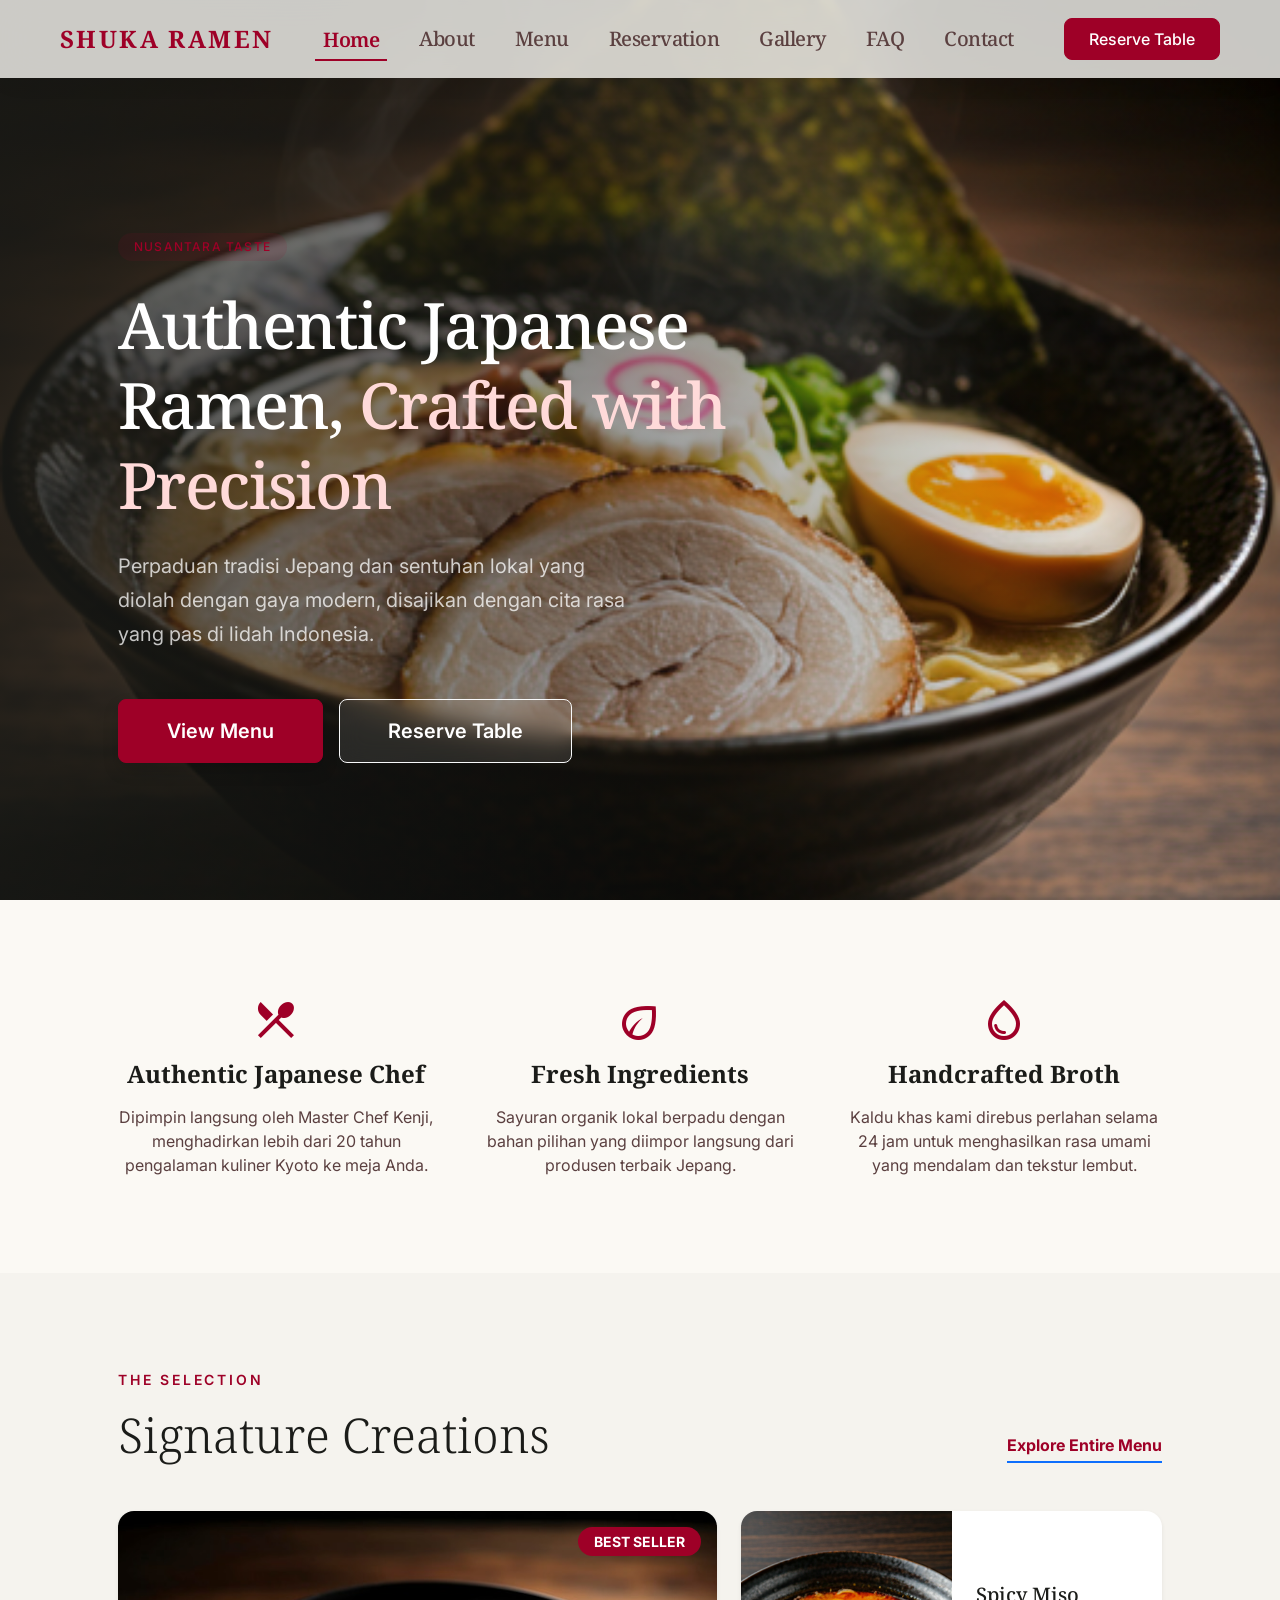
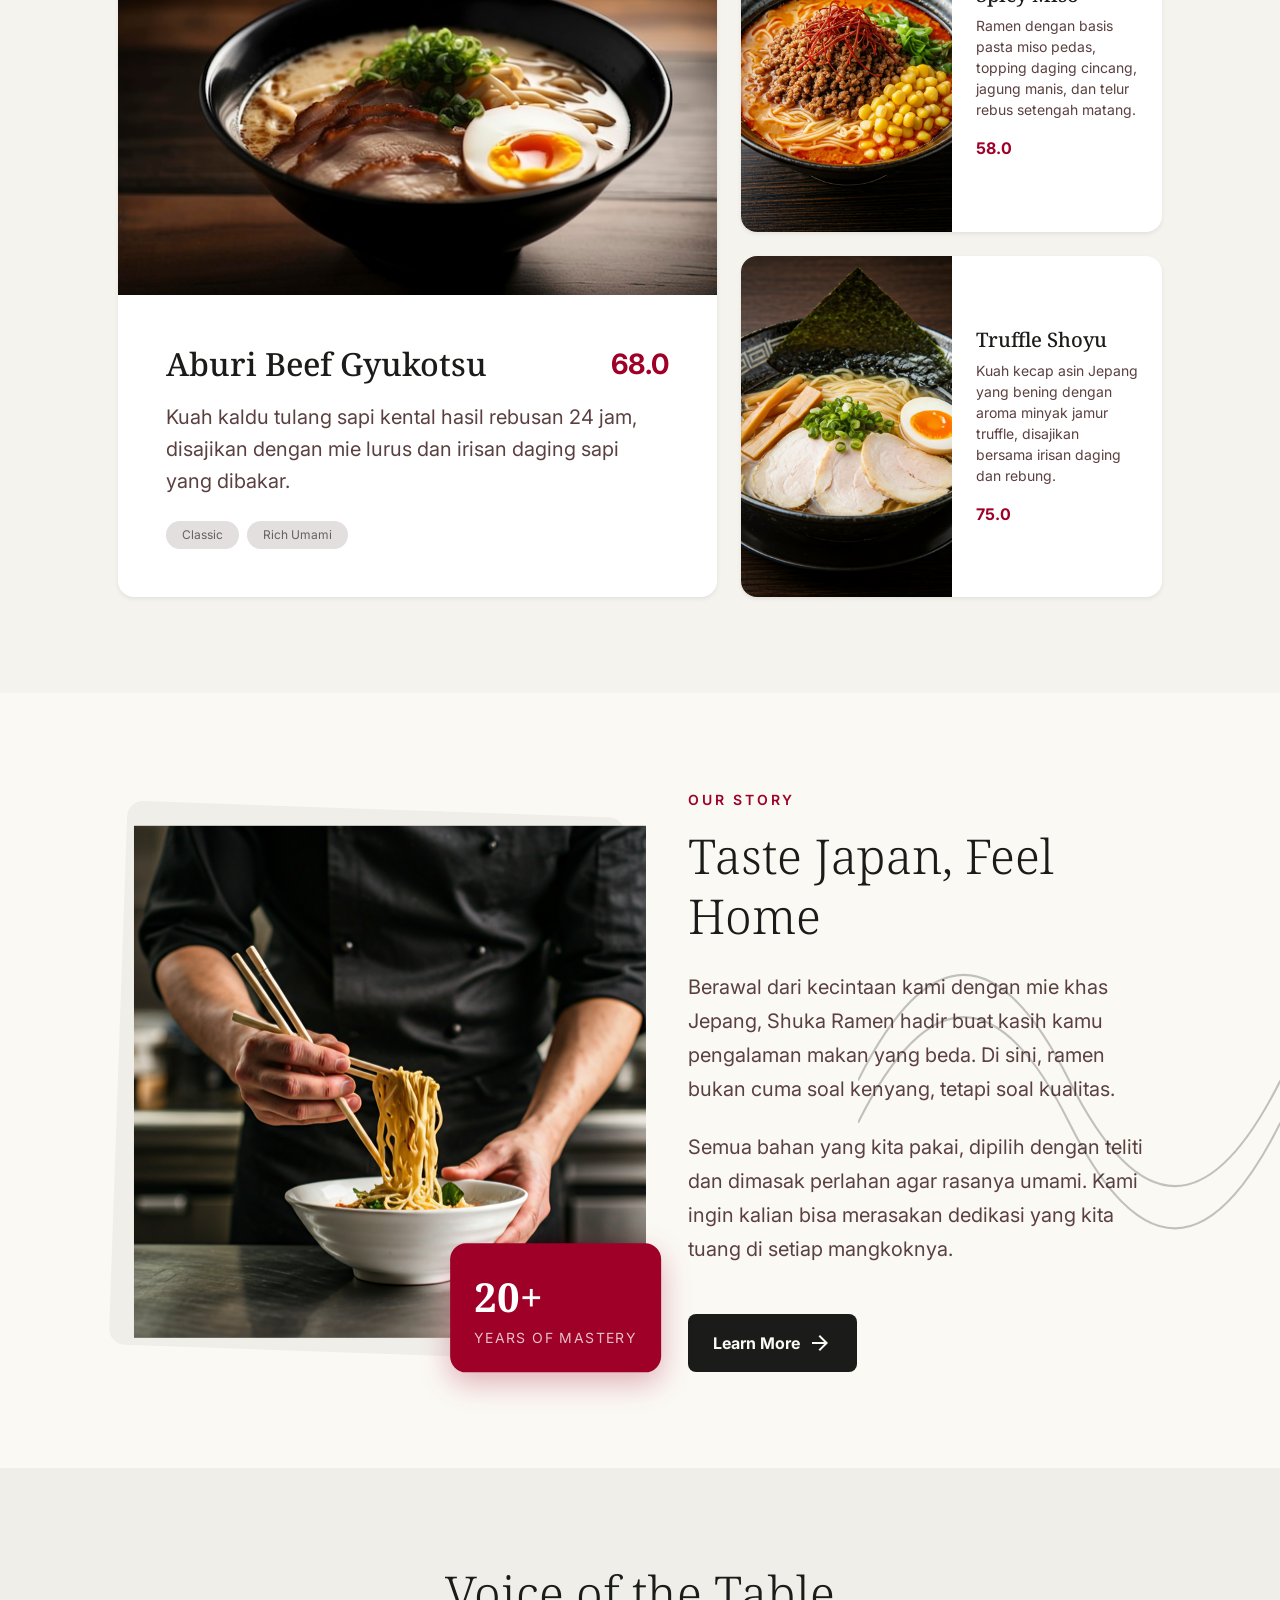
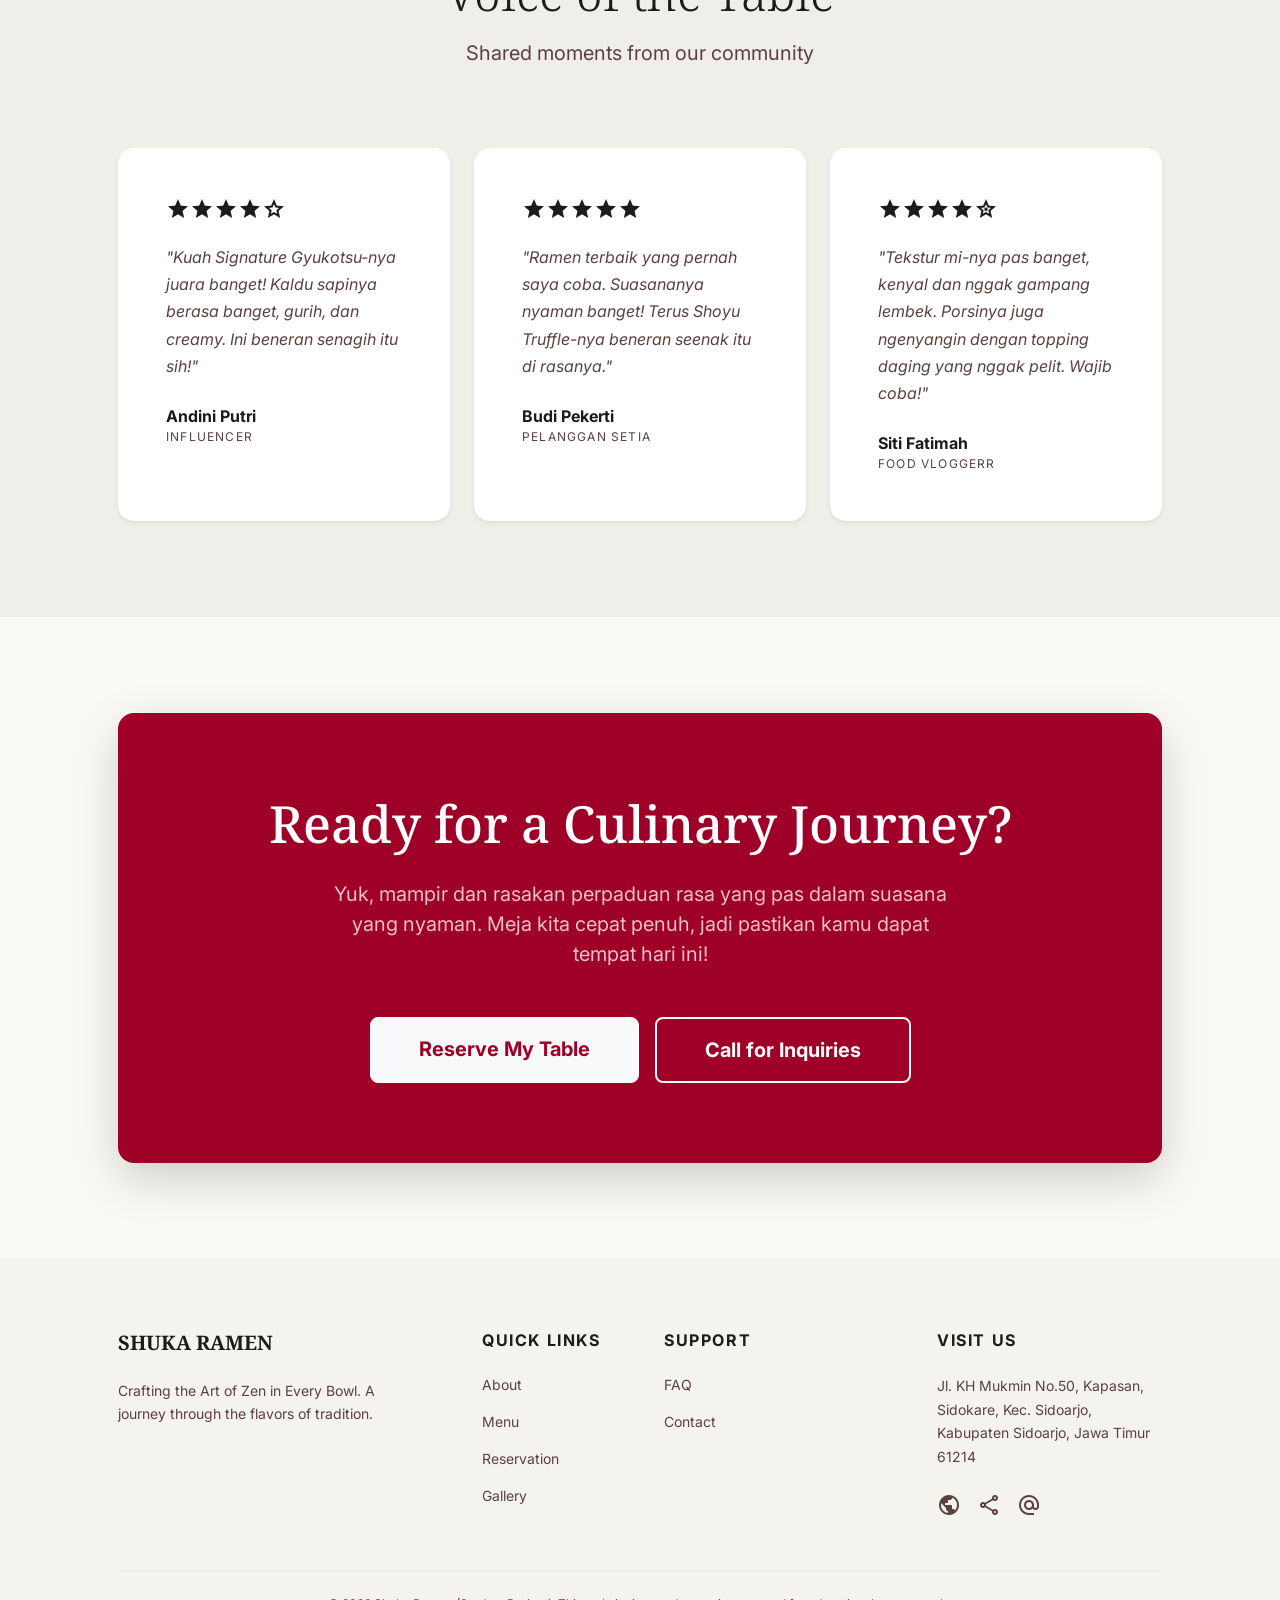
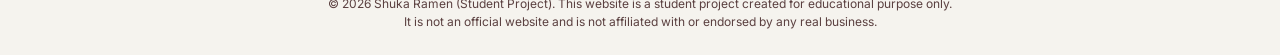
<file: index.html>
<!DOCTYPE html>
<html lang="en">
<head>
    <meta charset="utf-8">
    <meta name="viewport" content="width=device-width, initial-scale=1.0">
    <title>Shuka Ramen</title>
    
    <link href="https://cdn.jsdelivr.net/npm/bootstrap@5.3.3/dist/css/bootstrap.min.css" rel="stylesheet">
    
    <!-- Fonts and Icons -->
    <link href="https://fonts.googleapis.com/css2?family=Noto+Serif:wght@400;700&family=Inter:wght@400;500;600;700&display=swap" rel="stylesheet">
    <link href="https://fonts.googleapis.com/css2?family=Material+Symbols+Outlined:wght,FILL@100..700,0..1&display=swap" rel="stylesheet">
    <link rel="stylesheet" href="assets/css/style.css">
</head>
<body>
    <div id="navbar-placeholder"></div>
    <main>
        <!-- Hero Section -->
        <section class="position-relative vh-100 d-flex align-items-center overflow-hidden pt-5">
            <div class="position-absolute top-0 start-0 w-100 h-100 z-0">
                <img src="assets/img/hero-banner.png" class="w-100 h-100 object-fit-cover" alt="Hero Banner">
                <div class="position-absolute top-0 start-0 w-100 h-100" style="background: linear-gradient(to right, rgba(27,28,25,0.8), transparent);"></div>
            </div>
            <div class="container position-relative z-1 px-4 px-md-5 mt-5">
                <div style="max-width: 42rem;">
                    <span class="badge rounded-pill fw-medium text-uppercase mb-4 py-2 px-3 tracking-widest" style="background-color: rgba(158,0,39,0.1); color: var(--bs-primary);">Nusantara Taste</span>
                    <h1 class="font-headline text-white mb-4 lh-sm tracking-tight" style="font-size: clamp(3rem, 5vw, 4.5rem);">
                        Authentic Japanese Ramen,
                        <span style="color: var(--color-primary-fixed);">Crafted with Precision</span>
                    </h1>
                    <p class="text-white opacity-75 fs-5 mb-5 font-body" style="max-width: 32rem; line-height: 1.7;">
                        Perpaduan tradisi Jepang dan sentuhan lokal yang diolah dengan gaya modern, disajikan dengan cita rasa yang pas di lidah Indonesia.
                    </p>
                    <div class="d-flex flex-wrap gap-3 mt-4">
                        <a href="menu.html" class="btn btn-primary px-5 py-3 rounded-3 fs-5 fw-semibold shadow">View Menu</a>
                        <a href="reservation.html" class="btn border border-light text-white px-5 py-3 rounded-3 fs-5 fw-semibold transition-all" style="background: rgba(255,255,255,0.1); backdrop-filter: blur(12px);">Reserve Table</a>
                    </div>
                </div>
            </div>
        </section>

        <!-- Highlights Section -->
        <section class="py-5 bg-surface">
            <div class="container py-5 px-4 px-md-5">
                <div class="row g-5">
                    <div class="col-md-4 d-flex flex-column align-items-center text-center">
                        <span class="material-symbols-outlined text-primary mb-3" style="font-size: 3rem;">restaurant_menu</span>
                        <h3 class="font-headline fs-4 fw-bold mb-3">Authentic Japanese Chef</h3>
                        <p class="text-on-surface-variant font-body mb-0">Dipimpin langsung oleh Master Chef Kenji, menghadirkan lebih dari 20 tahun pengalaman kuliner Kyoto ke meja Anda.</p>
                    </div>
                    <div class="col-md-4 d-flex flex-column align-items-center text-center">
                        <span class="material-symbols-outlined text-primary mb-3" style="font-size: 3rem;">eco</span>
                        <h3 class="font-headline fs-4 fw-bold mb-3">Fresh Ingredients</h3>
                        <p class="text-on-surface-variant font-body mb-0">Sayuran organik lokal berpadu dengan bahan pilihan yang diimpor langsung dari produsen terbaik Jepang.</p>
                    </div>
                    <div class="col-md-4 d-flex flex-column align-items-center text-center">
                        <span class="material-symbols-outlined text-primary mb-3" style="font-size: 3rem;">water_drop</span>
                        <h3 class="font-headline fs-4 fw-bold mb-3">Handcrafted Broth</h3>
                        <p class="text-on-surface-variant font-body mb-0">Kaldu khas kami direbus perlahan selama 24 jam untuk menghasilkan rasa umami yang mendalam dan tekstur lembut.</p>
                    </div>
                </div>
            </div>
        </section>

        <div class="brush-divider mx-auto" style="max-width: 56rem;"></div>

        <!-- Featured Menu Section -->
        <section class="py-5 bg-surface-container-low">
            <div class="container py-5 px-4 px-md-5">
                <div class="d-flex flex-column flex-md-row justify-content-between align-items-md-end mb-5 gap-3">
                    <div>
                        <span class="text-primary fw-semibold tracking-widest text-uppercase small d-block mb-3" style="letter-spacing: 0.2em;">The Selection</span>
                        <h2 class="font-headline display-5 mb-0">Signature Creations</h2>
                    </div>
                    <a href="menu.html" class="text-primary fw-bold text-decoration-none border-bottom border-2 border-primary pb-1 transition-all opacity-75-hover">Explore Entire Menu</a>
                </div>
                <div class="row g-4">
                    <div class="col-md-7">
                        <div class="bg-surface-container-lowest rounded-4 overflow-hidden shadow-sm h-100 group-hover">
                            <div class="position-relative overflow-hidden" style="height: 24rem;">
                                <img src="assets/img/menu-page/gyukotsu.jpg" class="w-100 h-100 object-fit-cover transition-transform-fast" alt="Aburi Beef Gyukotsu">
                                <div class="position-absolute top-0 end-0 m-3 bg-primary text-white px-3 py-1 rounded-pill small fw-bold z-1">BEST SELLER</div>
                            </div>
                            <div class="p-4 p-md-5">
                                <div class="d-flex justify-content-between align-items-center mb-3">
                                    <h3 class="font-headline fs-2 mb-0">Aburi Beef Gyukotsu</h3>
                                    <span class="text-primary fs-3 fw-bold">68.0</span>
                                </div>
                                <p class="text-on-surface-variant mb-4 fs-5" style="line-height: 1.6;">Kuah kaldu tulang sapi kental hasil rebusan 24 jam, disajikan dengan mie lurus dan irisan daging sapi yang dibakar.</p>
                                <div class="d-flex gap-2">
                                    <span class="badge rounded-pill fw-normal px-3 py-2" style="background-color: var(--color-secondary-container); color: var(--color-on-secondary-container);">Classic</span>
                                    <span class="badge rounded-pill fw-normal px-3 py-2" style="background-color: var(--color-secondary-container); color: var(--color-on-secondary-container);">Rich Umami</span>
                                </div>
                            </div>
                        </div>
                    </div>
                    <div class="col-md-5">
                        <div class="d-flex flex-column h-100 gap-4">
                            <div class="bg-surface-container-lowest rounded-4 overflow-hidden shadow-sm d-flex flex-grow-1 group-hover-110">
                                <div class="w-50 overflow-hidden">
                                    <img src="assets/img/menu-page/spicy-miso.png" class="w-100 h-100 object-fit-cover transition-transform-fast" alt="Spicy Miso">
                                </div>
                                <div class="w-50 p-4 d-flex flex-column justify-content-center">
                                    <h4 class="font-headline fs-5 mb-2">Spicy Miso</h4>
                                    <p class="text-on-surface-variant small mb-3 line-clamp-2">Ramen dengan basis pasta miso pedas, topping daging cincang, jagung manis, dan telur rebus setengah matang.</p>
                                    <span class="text-primary fw-bold">58.0</span>
                                </div>
                            </div>
                            <div class="bg-surface-container-lowest rounded-4 overflow-hidden shadow-sm d-flex flex-grow-1 group-hover-110">
                                <div class="w-50 overflow-hidden">
                                    <img src="assets/img/menu-page/truffle-shoyu.png" class="w-100 h-100 object-fit-cover transition-transform-fast" alt="Truffle Shoyu">
                                </div>
                                <div class="w-50 p-4 d-flex flex-column justify-content-center">
                                    <h4 class="font-headline fs-5 mb-2">Truffle Shoyu</h4>
                                    <p class="text-on-surface-variant small mb-3 line-clamp-2">Kuah kecap asin Jepang yang bening dengan aroma minyak jamur truffle, disajikan bersama irisan daging dan rebung.</p>
                                    <span class="text-primary fw-bold">75.0</span>
                                </div>
                            </div>
                        </div>
                    </div>
                </div>
            </div>
        </section>

        <!-- About Preview Section -->
        <section class="py-5 bg-surface position-relative overflow-hidden">
            <div class="position-absolute top-0 end-0 h-100 opacity-25 pe-none" style="width: 33%;">
                <svg class="w-100 h-100" style="fill: var(--bs-body-color);" viewBox="0 0 100 100">
                    <path d="M0,50 Q25,0 50,50 T100,50" fill="none" stroke="currentColor" stroke-width="0.5"></path>
                    <path d="M0,60 Q25,10 50,60 T100,60" fill="none" stroke="currentColor" stroke-width="0.5"></path>
                </svg>
            </div>            
            <div class="container py-5 px-4 px-md-5">
                <div class="row align-items-center g-5">
                    <div class="col-md-6 position-relative">
                        <div class="bg-surface-container rounded-4 p-3" style="transform: rotate(2deg);">
                            <img src="assets/img/chef-making-ramen.png" style="transform: rotate(-2deg);" alt="Chef making ramen">
                        </div>
                        <div class="position-absolute bottom-0 end-0 bg-primary text-white p-4 rounded-4 d-none d-lg-block" style="transform: translate(10%, 15%); box-shadow: 0 10px 30px rgba(158,0,39,0.3);">
                            <p class="font-headline fs-1 fw-bold mb-0">20+</p>
                            <p class="small text-uppercase opacity-75 mb-0 tracking-widest">Years of Mastery</p>
                        </div>
                    </div>                    
                    <div class="col-md-6 ps-md-5">
                        <span class="text-primary fw-semibold tracking-widest text-uppercase small d-block mb-3" style="letter-spacing: 0.2em;">Our Story</span>
                        <h2 class="font-headline display-5 lh-sm mb-4">Taste Japan, Feel Home</h2>
                        <p class="text-on-surface-variant fs-5 mb-4" style="line-height: 1.7;">
                            Berawal dari kecintaan kami dengan mie khas Jepang, Shuka Ramen hadir buat kasih kamu pengalaman makan yang beda. Di sini, ramen bukan cuma soal kenyang, tetapi soal kualitas.
                        </p>
                        <p class="text-on-surface-variant fs-5 mb-5" style="line-height: 1.7;">
                            Semua bahan yang kita pakai, dipilih dengan teliti dan dimasak perlahan agar rasanya umami. Kami ingin kalian bisa merasakan dedikasi yang kita tuang di setiap mangkoknya.
                        </p>
                        <a href="about.html" class="btn px-4 py-3 rounded-3 fw-bold d-inline-flex align-items-center gap-2 transition-all opacity-75-hover" style="background-color: var(--bs-body-color); color: var(--bs-body-bg);">
                            Learn More <span class="material-symbols-outlined">arrow_forward</span>
                        </a>
                    </div>
                </div>
            </div>
        </section>

        <!-- Testimonials Section -->
        <section class="py-5 bg-surface-container">
            <div class="container py-5 px-4 px-md-5">
                <div class="text-center mb-5 pb-3">
                    <h2 class="font-headline display-5 mb-3">Voice of the Table</h2>
                    <p class="text-on-surface-variant fs-5">Shared moments from our community</p>
                </div>                
                <div class="row g-4">
                    <div class="col-md-4">
                        <div class="bg-surface-container-lowest p-4 p-lg-5 rounded-4 shadow-sm h-100">
                            <div class="text-primary-container mb-4 d-flex">
                                <span class="material-symbols-outlined" style="font-variation-settings: 'FILL' 1;">star</span>
                                <span class="material-symbols-outlined" style="font-variation-settings: 'FILL' 1;">star</span>
                                <span class="material-symbols-outlined" style="font-variation-settings: 'FILL' 1;">star</span>
                                <span class="material-symbols-outlined" style="font-variation-settings: 'FILL' 1;">star</span>
                                <span class="material-symbols-outlined" style="font-variation-settings: 'FILL' 0;">star</span>
                            </div>
                            <p class="fst-italic text-on-surface-variant mb-4" style="line-height: 1.7;">"Kuah Signature Gyukotsu-nya juara banget! Kaldu sapinya berasa banget, gurih, dan creamy. Ini beneran senagih itu sih!"</p>
                            <div class="d-flex align-items-center gap-3">
                                <div>
                                    <p class="fw-bold mb-0">Andini Putri</p>
                                    <p class="small text-on-surface-variant text-uppercase mb-0 tracking-widest" style="font-size: 0.75rem;">Influencer</p>
                                </div>
                            </div>
                        </div>
                    </div>                    
                    <div class="col-md-4">
                        <div class="bg-surface-container-lowest p-4 p-lg-5 rounded-4 shadow-sm h-100">
                            <div class="text-primary-container mb-4 d-flex">
                                <span class="material-symbols-outlined" style="font-variation-settings: 'FILL' 1;">star</span>
                                <span class="material-symbols-outlined" style="font-variation-settings: 'FILL' 1;">star</span>
                                <span class="material-symbols-outlined" style="font-variation-settings: 'FILL' 1;">star</span>
                                <span class="material-symbols-outlined" style="font-variation-settings: 'FILL' 1;">star</span>
                                <span class="material-symbols-outlined" style="font-variation-settings: 'FILL' 1;">star</span>
                            </div>
                            <p class="fst-italic text-on-surface-variant mb-4" style="line-height: 1.7;">"Ramen terbaik yang pernah saya coba. Suasananya nyaman banget! Terus Shoyu Truffle-nya beneran seenak itu di rasanya."</p>
                            <div class="d-flex align-items-center gap-3">
                                <div>
                                    <p class="fw-bold mb-0">Budi Pekerti</p>
                                    <p class="small text-on-surface-variant text-uppercase mb-0 tracking-widest" style="font-size: 0.75rem;">Pelanggan Setia</p>
                                </div>
                            </div>
                        </div>
                    </div>                    
                    <div class="col-md-4">
                        <div class="bg-surface-container-lowest p-4 p-lg-5 rounded-4 shadow-sm h-100">
                            <div class="text-primary-container mb-4 d-flex">
                                <span class="material-symbols-outlined" style="font-variation-settings: 'FILL' 1;">star</span>
                                <span class="material-symbols-outlined" style="font-variation-settings: 'FILL' 1;">star</span>
                                <span class="material-symbols-outlined" style="font-variation-settings: 'FILL' 1;">star</span>
                                <span class="material-symbols-outlined" style="font-variation-settings: 'FILL' 1;">star</span>
                                <span class="material-symbols-outlined" style="font-variation-settings: 'FILL' 0.5;">star</span>
                            </div>
                            <p class="fst-italic text-on-surface-variant mb-4" style="line-height: 1.7;">"Tekstur mi-nya pas banget, kenyal dan nggak gampang lembek. Porsinya juga ngenyangin dengan topping daging yang nggak pelit. Wajib coba!"</p>
                            <div class="d-flex align-items-center gap-3">
                                <div>
                                    <p class="fw-bold mb-0">Siti Fatimah</p>
                                    <p class="small text-on-surface-variant text-uppercase mb-0 tracking-widest" style="font-size: 0.75rem;">Food Vloggerr</p>
                                </div>
                            </div>
                        </div>
                    </div>
                </div>
            </div>
        </section>

        <!-- CTA Section -->
        <section class="py-5 bg-surface">
            <div class="container py-5 px-4 px-md-5">
                <div class="position-relative bg-primary rounded-4 overflow-hidden py-5 px-4 text-center text-white shadow-lg" style="padding-top: 5rem !important; padding-bottom: 5rem !important;">
                    <div class="position-absolute top-0 start-0 w-100 h-100 opacity-10" style="background-image: url('https://www.transparenttextures.com/patterns/handmade-paper.png'); background-repeat: repeat;"></div>
                    <div class="position-relative z-1">
                        <h2 class="font-headline mb-4" style="font-size: clamp(2.5rem, 4vw, 3.5rem);">Ready for a Culinary Journey?</h2>
                        <p class="fs-5 opacity-75 mb-5 mx-auto" style="max-width: 40rem;">Yuk, mampir dan rasakan perpaduan rasa yang pas dalam suasana yang nyaman. Meja kita cepat penuh, jadi pastikan kamu dapat tempat hari ini!</p>
                        <div class="d-flex flex-column flex-sm-row justify-content-center gap-3">
                            <a href="reservation.html" class="btn btn-light text-primary px-5 py-3 rounded-3 fs-5 fw-bold transition-all">Reserve My Table</a>
                            <a href="contact.html" class="btn btn-outline-light px-5 py-3 rounded-3 fs-5 fw-bold transition-all border-2">Call for Inquiries</a>
                        </div>
                    </div>
                </div>
            </div>
        </section>
    </main>

    <div id="footer-placeholder"></div>

    <script src="https://cdn.jsdelivr.net/npm/bootstrap@5.3.3/dist/js/bootstrap.bundle.min.js"></script>
    <script src="assets/js/main.js"></script>
</body>
</html>
</file>
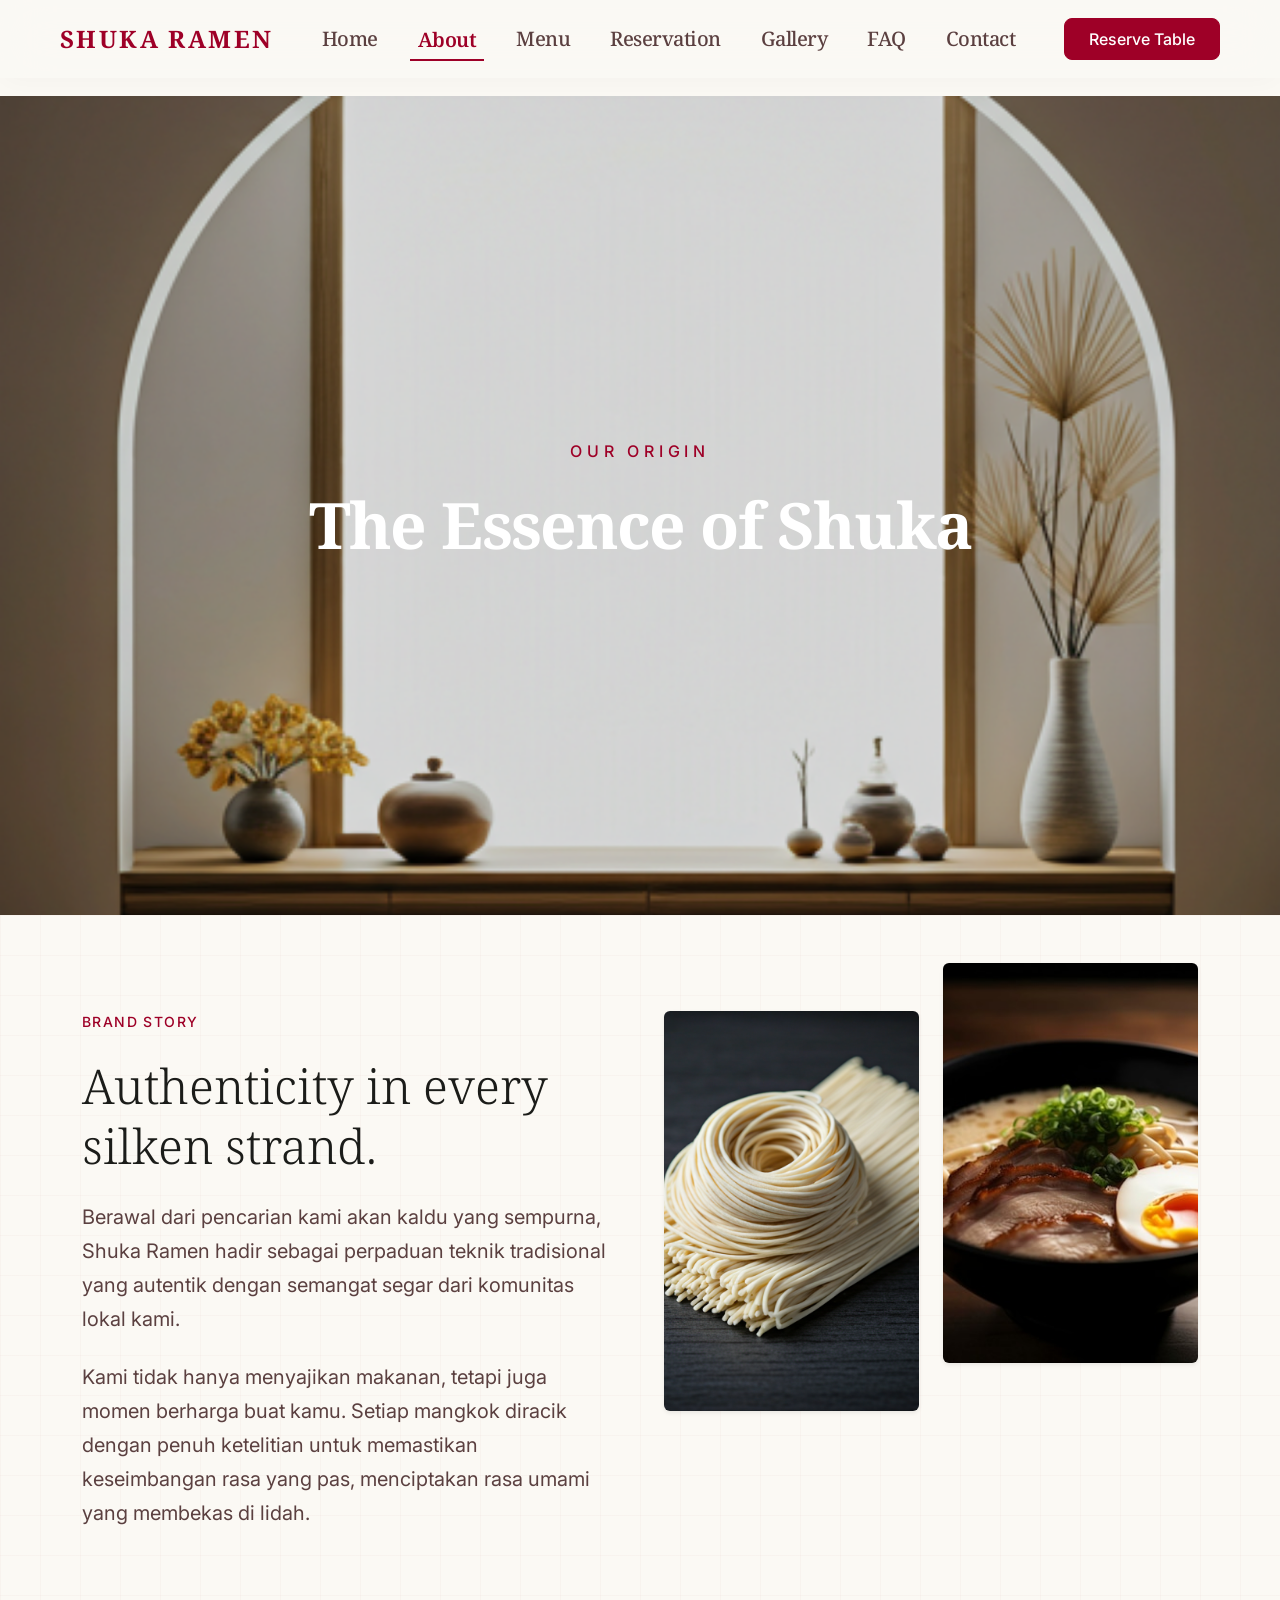
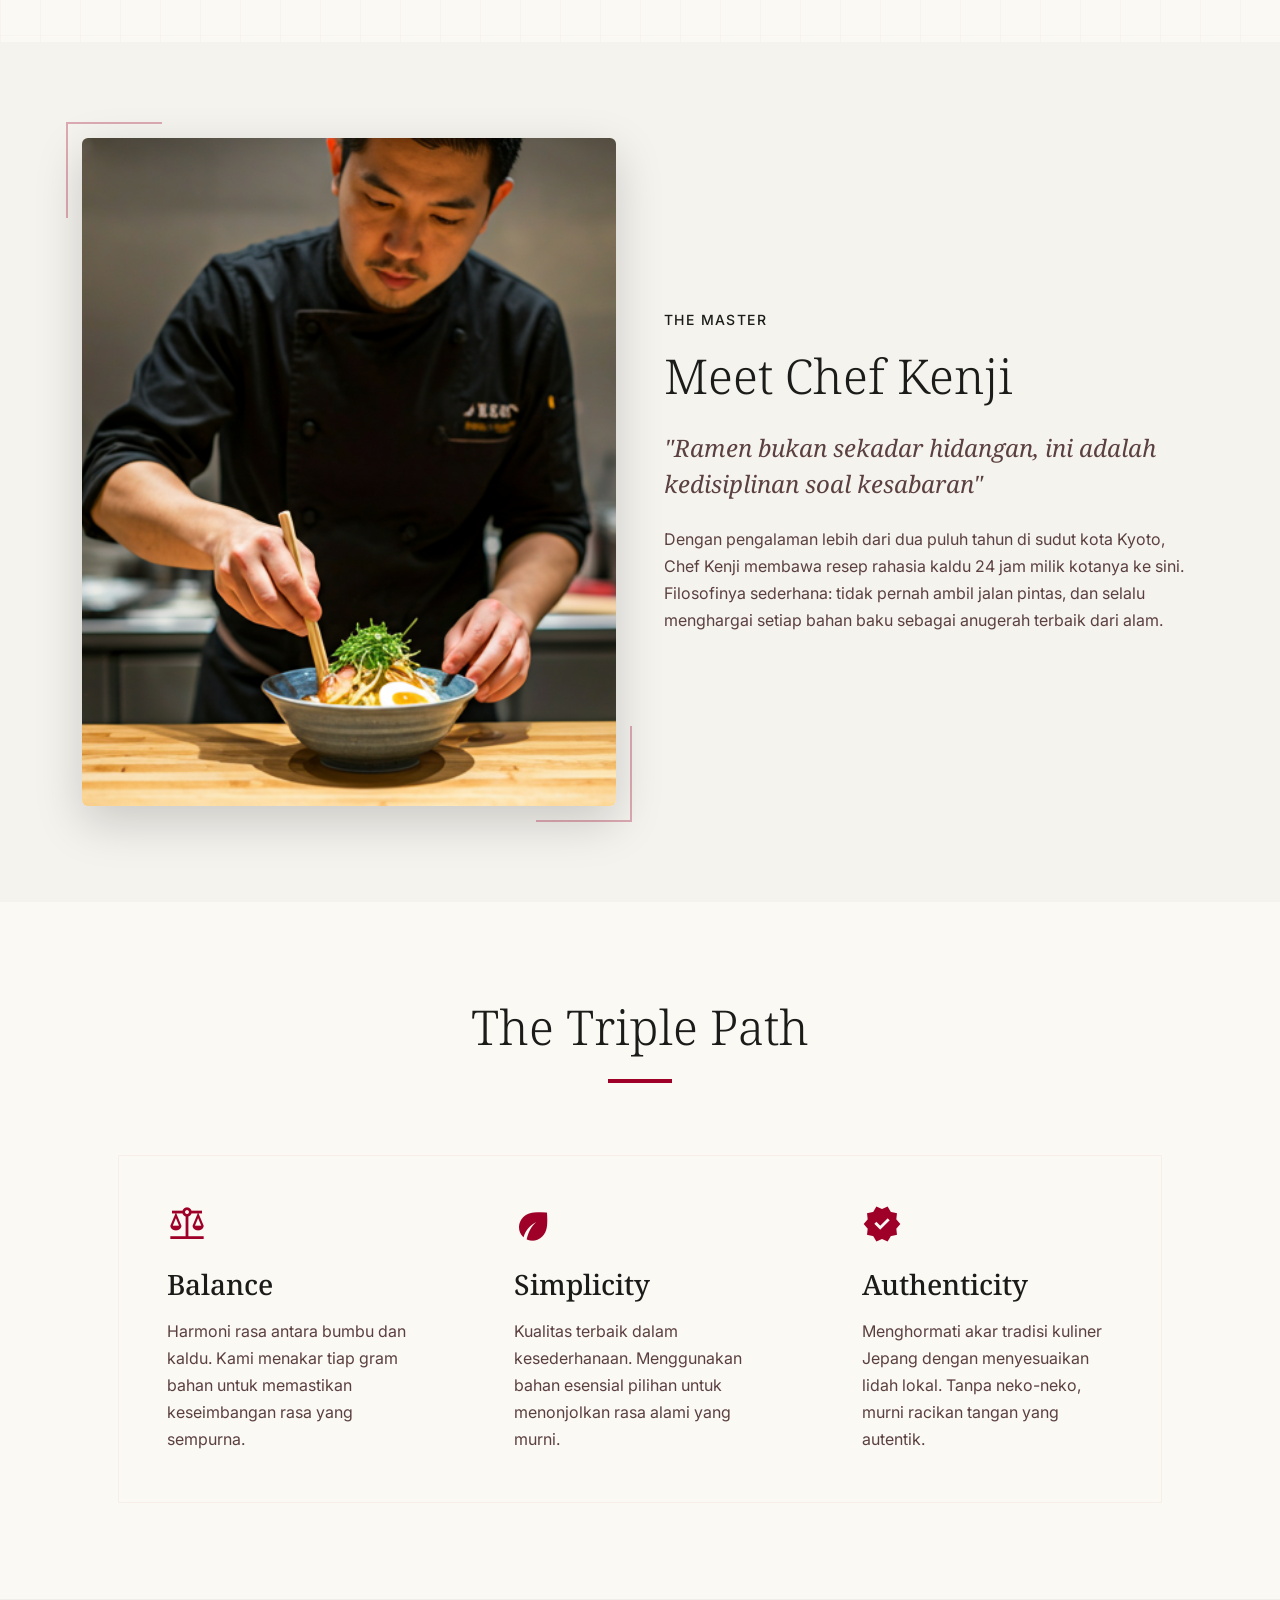
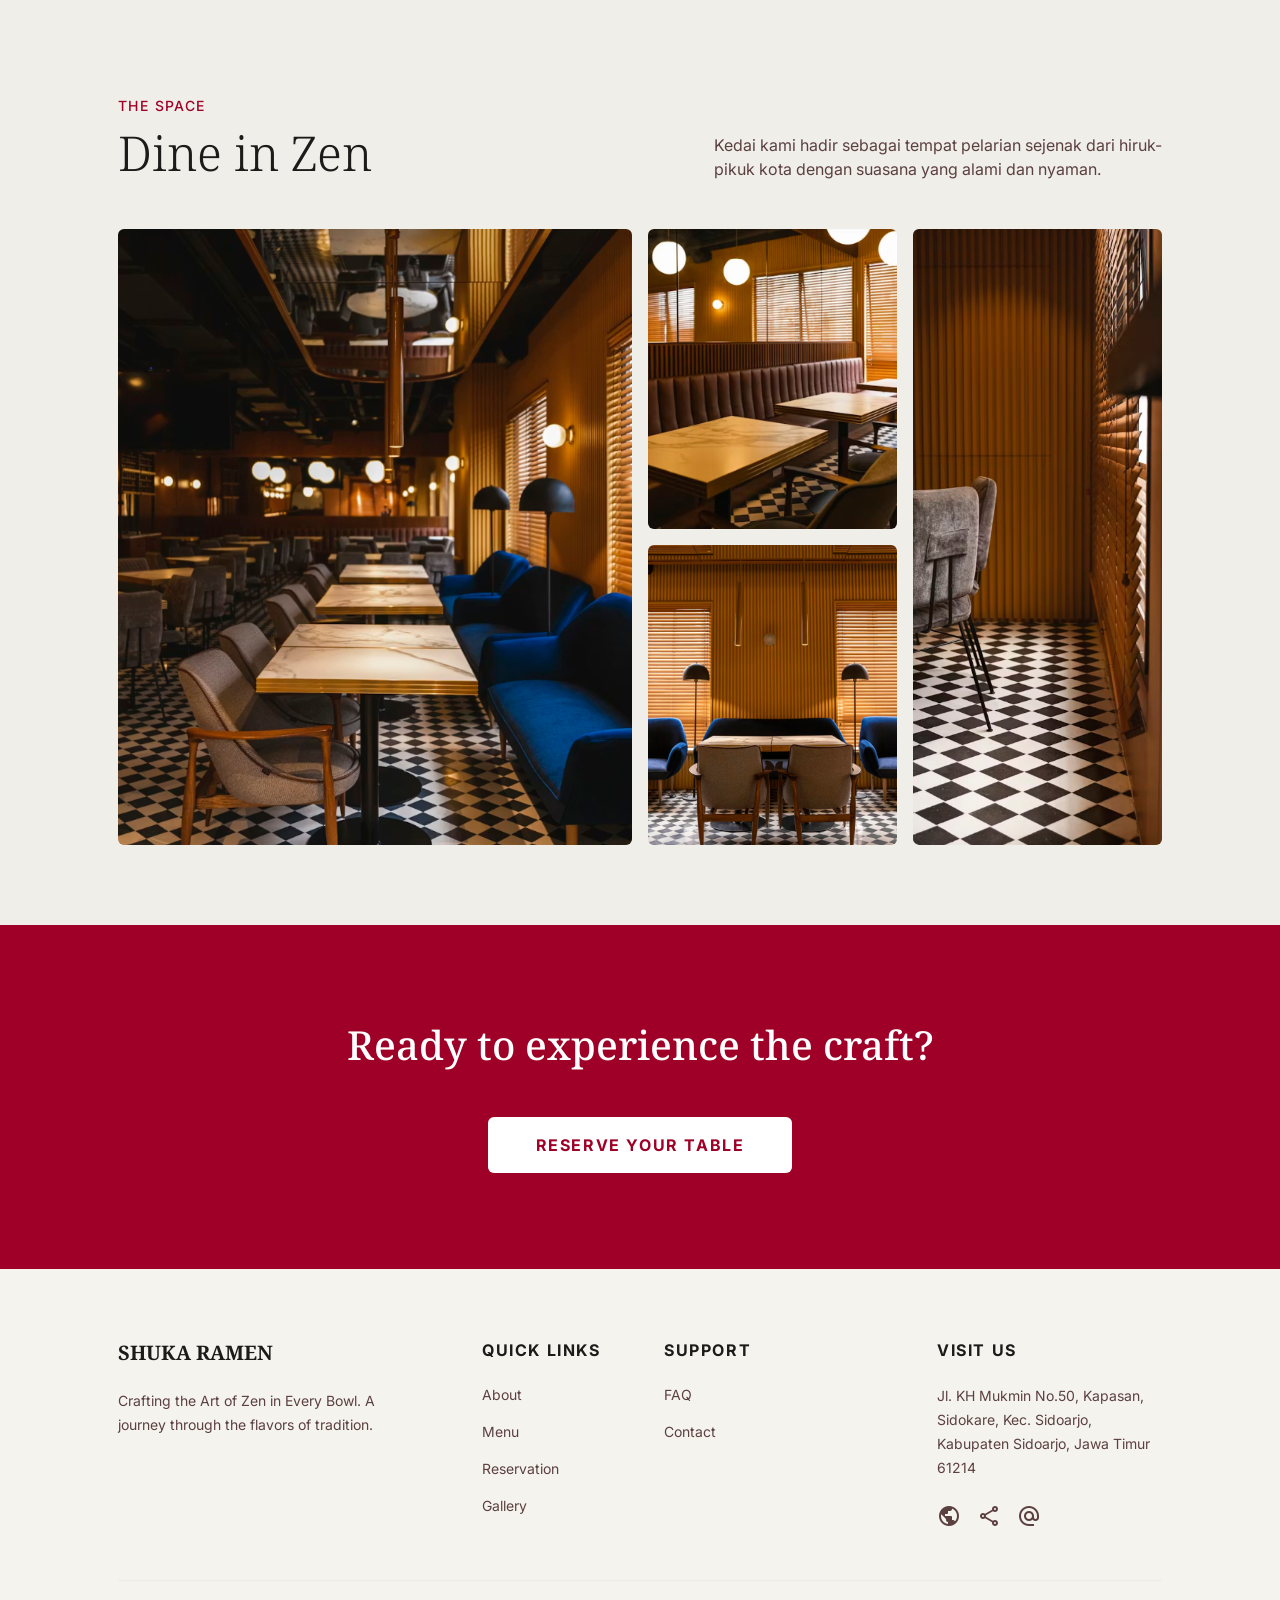
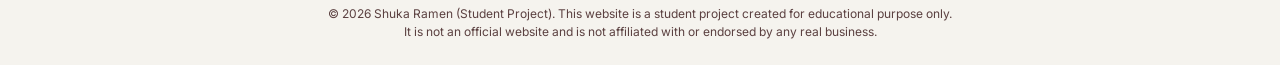
<file: about.html>
<!DOCTYPE html>
<html lang="en">
<head>
    <meta charset="utf-8">
    <meta name="viewport" content="width=device-width, initial-scale=1.0">
    <title>About Us | Shuka Ramen</title>

    <link href="https://cdn.jsdelivr.net/npm/bootstrap@5.3.3/dist/css/bootstrap.min.css" rel="stylesheet">
    
    <!-- Fonts and Icons -->
    <link href="https://fonts.googleapis.com/css2?family=Noto+Serif:wght@400;700&family=Inter:wght@400;500;600;700&display=swap" rel="stylesheet">
    <link href="https://fonts.googleapis.com/css2?family=Material+Symbols+Outlined:wght,FILL@100..700,0..1&display=swap" rel="stylesheet">
    <link rel="stylesheet" href="assets/css/style.css">
</head>
<body>
    <div id="navbar-placeholder"></div>
    <main class="pt-5 mt-5">
        <!-- Hero Section -->
        <section class="position-relative w-100 d-flex align-items-center justify-content-center overflow-hidden" style="height: 819px;">
            <div class="position-absolute top-0 start-0 w-100 h-100 z-0">
                <img src="assets/img/hero-about.png" class="w-100 h-100 object-fit-cover" style="filter: brightness(0.85);" alt="Hero Banner">
            </div>
            <div class="position-relative z-1 text-center px-4">
                <span class="d-block text-primary text-uppercase fw-medium mb-4" style="letter-spacing: 0.3em;">Our Origin</span>
                <h1 class="font-headline text-white fw-bold tracking-tight text-shadow-sm" style="font-size: clamp(3rem, 5vw, 4.5rem);">The Essence of Shuka</h1>
            </div>
        </section>

        <!-- Brand Story Section -->
        <section class="bg-surface py-5 px-3 px-md-5 shoji-screen">
            <div class="container py-5">
                <div class="row g-5 align-items-start">
                    <div class="col-md-6">
                        <span class="text-primary fw-medium tracking-widest small text-uppercase mb-4 d-block">Brand Story</span>
                        <h2 class="font-headline display-5 mb-4 lh-sm">Authenticity in every <br/>silken strand.</h2>
                        <p class="text-on-surface-variant fs-5 mb-4" style="line-height: 1.7;">
                            Berawal dari pencarian kami akan kaldu yang sempurna, Shuka Ramen hadir sebagai perpaduan teknik tradisional yang autentik dengan semangat segar dari komunitas lokal kami.
                        </p>
                        <p class="text-on-surface-variant fs-5" style="line-height: 1.7;">
                            Kami tidak hanya menyajikan makanan, tetapi juga momen berharga buat kamu. Setiap mangkok diracik dengan penuh ketelitian untuk memastikan keseimbangan rasa yang pas, menciptakan rasa umami yang membekas di lidah.
                        </p>
                    </div>
                    <div class="col-md-6 mt-5 mt-md-0">
                        <div class="row g-4">
                            <div class="col-6 pt-5">
                                <img src="assets/img/fresh-noodles.png" class="w-100 object-fit-cover rounded shadow-sm" style="height: 400px;" alt="Fresh noodles">
                            </div>
                            <div class="col-6">
                                <img src="assets/img/menu-page/gyukotsu.jpg" class="w-100 object-fit-cover rounded shadow-sm" style="height: 400px;" alt="Aburi Beef Gyukotsu">
                            </div>
                        </div>
                    </div>
                </div>
            </div>
        </section>

        <!-- Meet Chef Section -->
        <section class="bg-surface-container-low py-5 px-3 px-md-5">
            <div class="container py-5">
                <div class="row g-5 align-items-center">
                    <div class="col-md-6 order-2 order-md-1">
                        <div class="position-relative">
                            <div class="position-absolute" style="top: -1rem; left: -1rem; width: 6rem; height: 6rem; border-top: 2px solid var(--bs-primary); border-left: 2px solid var(--bs-primary); opacity: 0.3;"></div>
                            <img src="assets/img/chef.png" class="w-100 object-fit-cover rounded shadow-lg" style="aspect-ratio: 4/5;" alt="Chef">
                            <div class="position-absolute" style="bottom: -1rem; right: -1rem; width: 6rem; height: 6rem; border-bottom: 2px solid var(--bs-primary); border-right: 2px solid var(--bs-primary); opacity: 0.3;"></div>
                        </div>
                    </div>
                    <div class="col-md-6 order-1 order-md-2 d-flex flex-column gap-4">
                        <div>
                            <span class="text-on-secondary-container fw-medium tracking-widest small text-uppercase d-block mb-3">The Master</span>
                            <h2 class="font-headline display-5 text-on-surface lh-sm mb-0">Meet Chef Kenji</h2>
                        </div>
                        <div class="d-flex flex-column gap-4">
                            <p class="text-on-surface-variant fs-4 fst-italic font-headline mb-0">"Ramen bukan sekadar hidangan, ini adalah kedisiplinan soal kesabaran"</p>
                            <p class="text-on-surface-variant mb-0" style="line-height: 1.7;">
                                Dengan pengalaman lebih dari dua puluh tahun di sudut kota Kyoto, Chef Kenji membawa resep rahasia kaldu 24 jam milik kotanya ke sini. Filosofinya sederhana: tidak pernah ambil jalan pintas, dan selalu menghargai setiap bahan baku sebagai anugerah terbaik dari alam.
                            </p>
                        </div>
                    </div>
                </div>
            </div>
        </section>

        <!-- The Triple Path Section -->
        <section class="py-5 bg-surface">
            <div class="container py-5 px-3 px-md-5">
                <div class="text-center mb-5 pb-4">
                    <h2 class="font-headline display-5 mb-4">The Triple Path</h2>
                    <div class="bg-primary mx-auto" style="width: 4rem; height: 0.25rem;"></div>
                </div>
                <div class="row g-0 border" style="border-color: rgba(227, 190, 189, 0.2) !important;">
                    <div class="col-md-4 p-5 border-md-end transition-colors hover-bg-lowest">
                        <div class="mb-4">
                            <span class="material-symbols-outlined text-primary fs-1" style="font-variation-settings: 'FILL' 1;">balance</span>
                        </div>
                        <h3 class="font-headline fs-3 mb-3">Balance</h3>
                        <p class="text-on-surface-variant mb-0" style="line-height: 1.7;">
                            Harmoni rasa antara bumbu dan kaldu. Kami menakar tiap gram bahan untuk memastikan keseimbangan rasa yang sempurna.
                        </p>
                    </div>
                    <div class="col-md-4 p-5 border-md-end transition-colors hover-bg-lowest">
                        <div class="mb-4">
                            <span class="material-symbols-outlined text-primary fs-1" style="font-variation-settings: 'FILL' 1;">eco</span>
                        </div>
                        <h3 class="font-headline fs-3 mb-3">Simplicity</h3>
                        <p class="text-on-surface-variant mb-0" style="line-height: 1.7;">
                            Kualitas terbaik dalam kesederhanaan. Menggunakan bahan esensial pilihan untuk menonjolkan rasa alami yang murni.
                        </p>
                    </div>
                    <div class="col-md-4 p-5 transition-colors hover-bg-lowest">
                        <div class="mb-4">
                            <span class="material-symbols-outlined text-primary fs-1" style="font-variation-settings: 'FILL' 1;">verified</span>
                        </div>
                        <h3 class="font-headline fs-3 mb-3">Authenticity</h3>
                        <p class="text-on-surface-variant mb-0" style="line-height: 1.7;">
                            Menghormati akar tradisi kuliner Jepang dengan menyesuaikan lidah lokal. Tanpa neko-neko, murni racikan tangan yang autentik.
                        </p>
                    </div>
                </div>
            </div>
        </section>

        <!-- Dine in Zen Section -->
        <section class="bg-surface-container py-5">
            <div class="container py-5 px-3 px-md-5">
                <div class="d-flex flex-column flex-md-row justify-content-between align-items-md-end mb-5 gap-4">
                    <div>
                        <span class="text-primary fw-medium tracking-widest small text-uppercase d-block mb-2">The Space</span>
                        <h2 class="font-headline display-5 mb-0">Dine in Zen</h2>
                    </div>
                    <p class="text-on-surface-variant mb-0" style="max-width: 28rem;">Kedai kami hadir sebagai tempat pelarian sejenak dari hiruk-pikuk kota dengan suasana yang alami dan nyaman.</p>
                </div>                
                <div class="grid-gallery gap-3" style="height: 600px;">
                    <div class="gallery-main">
                        <img src="assets/img/gallery-page/place1.png" class="w-100 h-100 object-fit-cover rounded transition-opacity hover-opacity-90" alt="Dining area_1">
                    </div>
                    <div class="gallery-item-1" style="height: 300px;">
                        <img src="assets/img/gallery-page/place4.png" class="w-100 h-100 object-fit-cover rounded transition-opacity hover-opacity-90" alt="Dining area_4">
                    </div>
                    <div class="gallery-item-2">
                        <img src="assets/img/gallery-page/place5.png" class="w-100 h-100 object-fit-cover rounded transition-opacity hover-opacity-90" alt="Dining area_5">
                    </div>
                    <div class="gallery-item-3" style="height: 300px;">
                        <img src="assets/img/gallery-page/place2.png" class="w-100 h-100 object-fit-cover rounded transition-opacity hover-opacity-90" alt="Dining area_2">
                    </div>
                </div>
            </div>
        </section>

        <!-- CTA Section -->
        <section class="py-5 bg-primary text-white text-center">
            <div class="container py-5 px-3">
                <h2 class="font-headline mb-5" style="font-size: clamp(2rem, 4vw, 2.5rem);">Ready to experience the craft?</h2>
                <a href="reservation.html" 
                class="btn fw-bold text-uppercase tracking-widest transition-all hover-translate-y px-5 py-3 rounded-2 border-0"
                style="background-color: var(--color-surface-container-lowest); color: var(--bs-primary);"> Reserve Your Table </a>
            </div>
        </section>
    </main>

    <div id="footer-placeholder"></div>

    <script src="https://cdn.jsdelivr.net/npm/bootstrap@5.3.3/dist/js/bootstrap.bundle.min.js"></script>
    <script src="assets/js/main.js"></script>
</body>
</html>
</file>
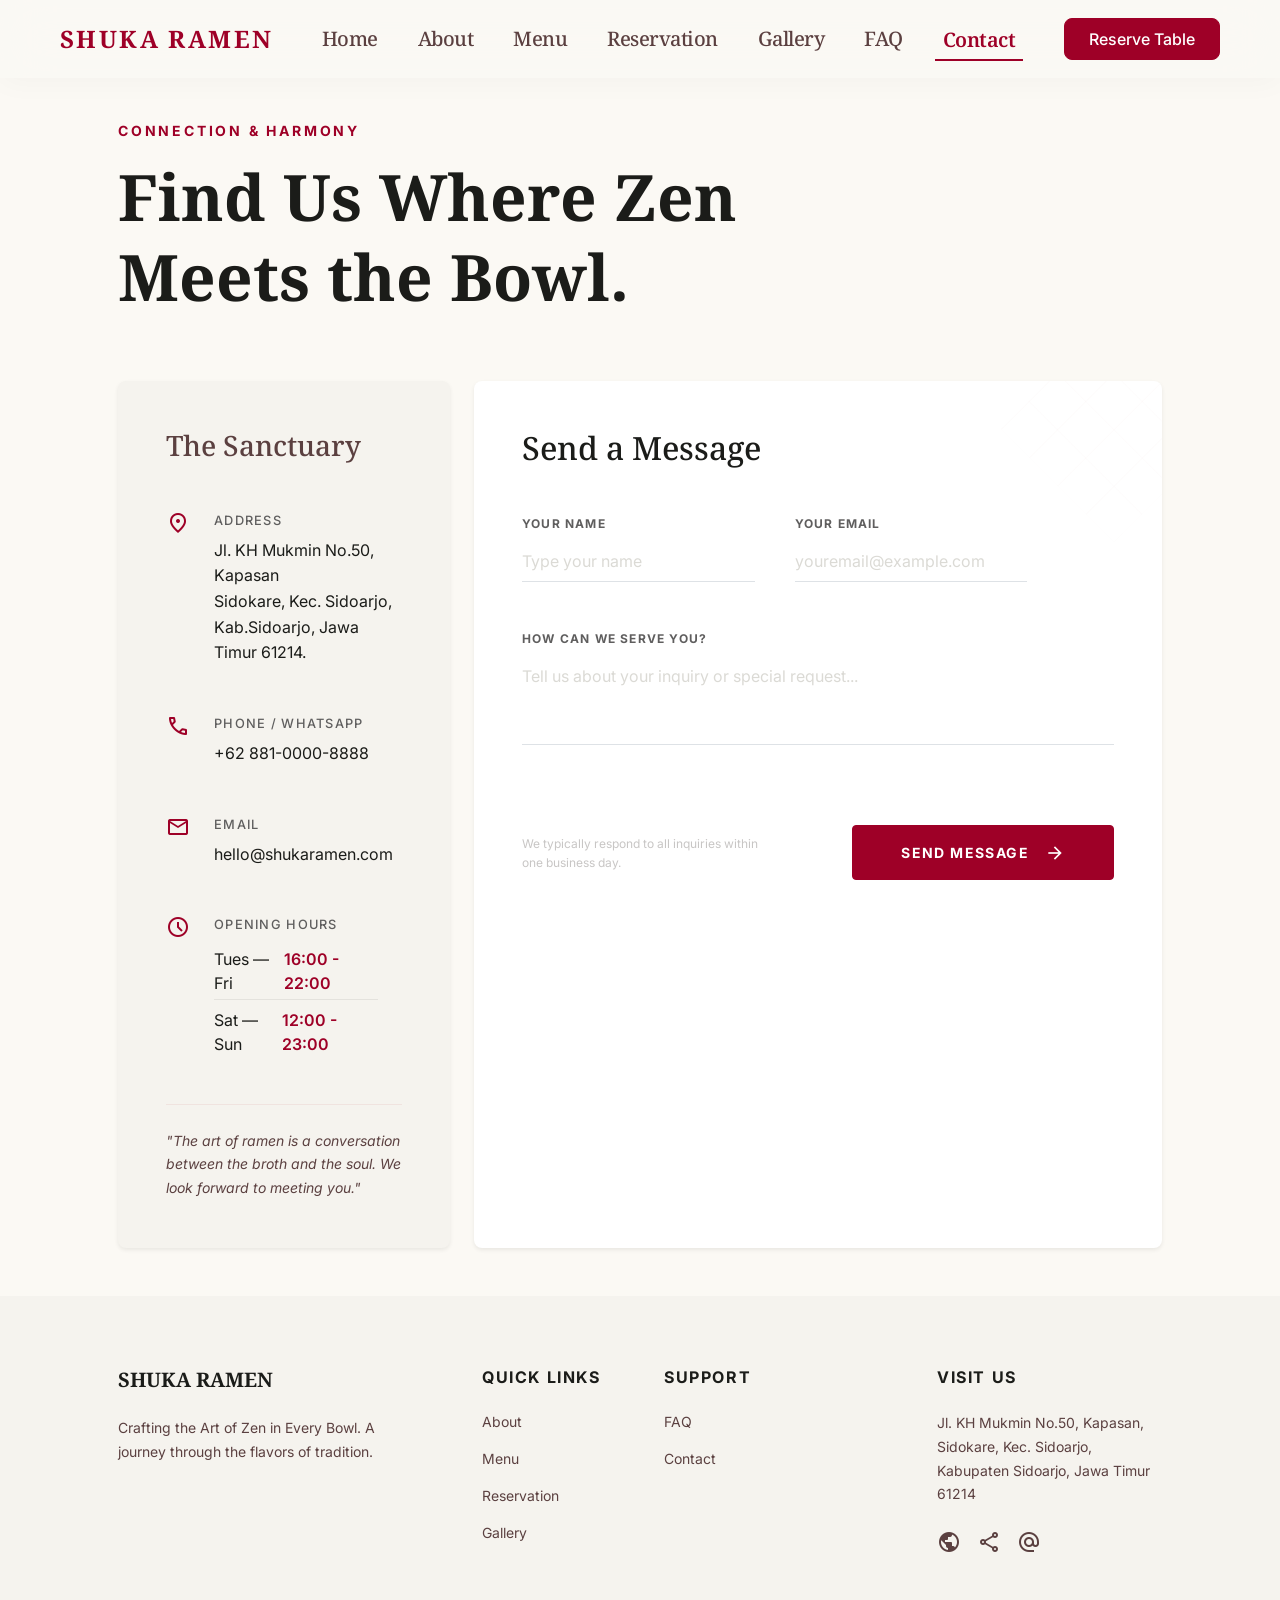
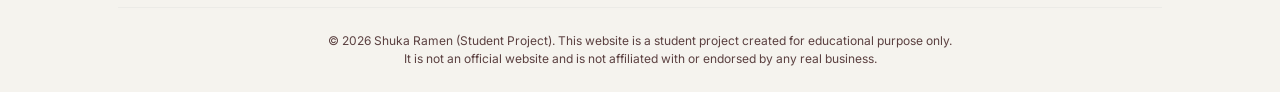
<file: contact.html>
<!DOCTYPE html>
<html lang="en">
<head>
    <meta charset="utf-8">
    <meta name="viewport" content="width=device-width, initial-scale=1.0">
    <title>Contact | Shuka Ramen</title>

    <link href="https://cdn.jsdelivr.net/npm/bootstrap@5.3.3/dist/css/bootstrap.min.css" rel="stylesheet">
    
    <!-- Fonts and Icons -->
    <link href="https://fonts.googleapis.com/css2?family=Noto+Serif:wght@400;700&family=Inter:wght@400;500;600&display=swap" rel="stylesheet">
    <link href="https://fonts.googleapis.com/css2?family=Material+Symbols+Outlined:wght,FILL@100..700,0..1&display=swap" rel="stylesheet">
    <link rel="stylesheet" href="assets/css/style.css">
</head>
<body class="d-flex flex-column min-vh-100">
    <div id="navbar-placeholder"></div>
    <main class="pt-5 mt-5 pb-5 flex-grow-1">
        <div class="container px-4 px-md-5">
            <!-- Header Section -->
            <div class="mb-5 pt-4 pb-3">
                <span class="d-block text-primary fw-bold tracking-widest text-uppercase small mb-3" style="letter-spacing: 0.2em;">Connection & Harmony</span>
                <h1 class="font-headline display-3 fw-bold text-on-background lh-sm mb-0" style="max-width: 42rem;">Find Us Where Zen <br/> Meets the Bowl.</h1>
            </div>

            <!-- Grid Layout -->
            <div class="row g-4 align-items-stretch">
                <!-- Contact Info Card -->
                <div class="col-lg-4">
                    <div class="bg-surface-container-low p-4 p-md-5 d-flex flex-column justify-content-between h-100 rounded-3 shadow-sm">
                        <div>
                            <h2 class="font-headline fs-3 mb-5 text-on-surface-variant">The Sanctuary</h2>
                            <div class="d-flex flex-column gap-5">
                                <div class="d-flex gap-4">
                                    <span class="material-symbols-outlined text-primary">location_on</span>
                                    <div class="d-flex flex-column gap-1">
                                        <p class="fw-medium text-secondary text-uppercase mb-1 tracking-widest" style="font-size: 0.8rem;">Address</p>
                                        <p class="text-on-surface mb-0" style="line-height: 1.6;">Jl. KH Mukmin No.50, Kapasan<br/> Sidokare, Kec. Sidoarjo,<br/> Kab.Sidoarjo, Jawa Timur 61214.</p>
                                    </div>
                                </div>
                                <div class="d-flex gap-4">
                                    <span class="material-symbols-outlined text-primary">call</span>
                                    <div class="d-flex flex-column gap-1">
                                        <p class="fw-medium text-secondary text-uppercase mb-1 tracking-widest" style="font-size: 0.8rem;">Phone / WhatsApp</p>
                                        <p class="text-on-surface mb-0" style="line-height: 1.6;">+62 881-0000-8888</p>
                                    </div>
                                </div>
                                <div class="d-flex gap-4">
                                    <span class="material-symbols-outlined text-primary">mail</span>
                                    <div class="d-flex flex-column gap-1">
                                        <p class="fw-medium text-secondary text-uppercase mb-1 tracking-widest" style="font-size: 0.8rem;">Email</p>
                                        <p class="text-on-surface mb-0" style="line-height: 1.6;">hello@shukaramen.com</p>
                                    </div>
                                </div>
                                <div class="d-flex gap-4">
                                    <span class="material-symbols-outlined text-primary">schedule</span>
                                    <div class="d-flex flex-column gap-2 w-100">
                                        <p class="fw-medium text-secondary text-uppercase mb-1 tracking-widest" style="font-size: 0.8rem;">Opening Hours</p>
                                        <div class="text-on-surface d-flex flex-column gap-2 pe-md-4">
                                            <p class="d-flex justify-content-between mb-0 border-bottom pb-1" style="border-color: var(--color-surface-variant) !important;">
                                                <span>Tues — Fri</span> <span class="fw-semibold text-primary">16:00 - 22:00</span>
                                            </p>
                                            <p class="d-flex justify-content-between mb-0">
                                                <span>Sat — Sun</span> <span class="fw-semibold text-primary">12:00 - 23:00</span>
                                            </p>
                                        </div>
                                    </div>
                                </div>
                            </div>
                        </div>
                        <div class="mt-5 pt-4 border-top" style="border-color: rgba(227, 190, 189, 0.3) !important;">
                            <p class="small text-on-surface-variant fst-italic mb-0" style="line-height: 1.7;">"The art of ramen is a conversation between the broth and the soul. We look forward to meeting you."</p>
                        </div>
                    </div>
                </div>
                
                <!-- Form Card -->
                <div class="col-lg-8">
                    <div class="bg-surface-container-lowest p-4 p-md-5 p-xl-5 shadow-sm position-relative overflow-hidden h-100 rounded-3">
                        <div class="position-absolute shoji-screen opacity-50" style="top: -2rem; right: -2rem; width: 10rem; height: 10rem; transform: rotate(45deg);"></div>
                        <h2 class="font-headline fs-2 mb-5 position-relative z-1">Send a Message</h2>
                        <form class="d-flex flex-column gap-5 position-relative z-1 mt-4">
                            <div class="row g-4 column-gap-3 row-gap-5">
                                <div class="col-md-5 d-flex flex-column gap-2">
                                    <label class="fw-bold text-uppercase tracking-widest text-secondary" style="font-size: 0.75rem;">Your Name</label>
                                    <input type="text" class="form-control bg-transparent border-0 border-bottom rounded-0 py-2 px-0 shadow-none input-underline placeholder-dim text-on-surface" placeholder="Type your name" style="border-color: var(--color-outline-variant);">
                                </div>
                                <div class="col-md-5 d-flex flex-column gap-2">
                                    <label class="fw-bold text-uppercase tracking-widest text-secondary" style="font-size: 0.75rem;">Your Email</label>
                                    <input type="email" class="form-control bg-transparent border-0 border-bottom rounded-0 py-2 px-0 shadow-none input-underline placeholder-dim text-on-surface" placeholder="youremail@example.com" style="border-color: var(--color-outline-variant);">
                                </div>
                            </div>
                            <div class="d-flex flex-column gap-2">
                                <label class="fw-bold text-uppercase tracking-widest text-secondary" style="font-size: 0.75rem;">How can we serve you?</label>
                                <textarea class="form-control bg-transparent border-0 border-bottom rounded-0 py-2 px-0 shadow-none input-underline placeholder-dim text-on-surface" rows="3" placeholder="Tell us about your inquiry or special request..." style="border-color: var(--color-outline-variant); resize: none;"></textarea>
                            </div>
                            <div class="d-flex flex-column flex-sm-row align-items-sm-center justify-content-between pt-4 mt-2 gap-4">
                                <p class="mb-0" style="font-size: 0.75rem; color: var(--color-secondary-fixed-dim); max-width: 16rem; line-height: 1.6;">We typically respond to all inquiries within one business day.</p>
                                <button type="submit" class="btn btn-primary px-5 py-3 fw-bold tracking-widest text-uppercase d-flex align-items-center gap-3 transition-all rounded-1 group-arrow" style="font-size: 0.875rem;">
                                    Send Message
                                    <span class="material-symbols-outlined transition-transform arrow-move" style="font-size: 1.25rem;">arrow_forward</span>
                                </button>
                            </div>
                        </form>
                    </div>
                </div>
            </div>
        </div>
    </main>

    <div id="footer-placeholder"></div>
    
    <script src="https://cdn.jsdelivr.net/npm/bootstrap@5.3.3/dist/js/bootstrap.bundle.min.js"></script>
    <script src="assets/js/main.js"></script>
</body>
</html>
</file>
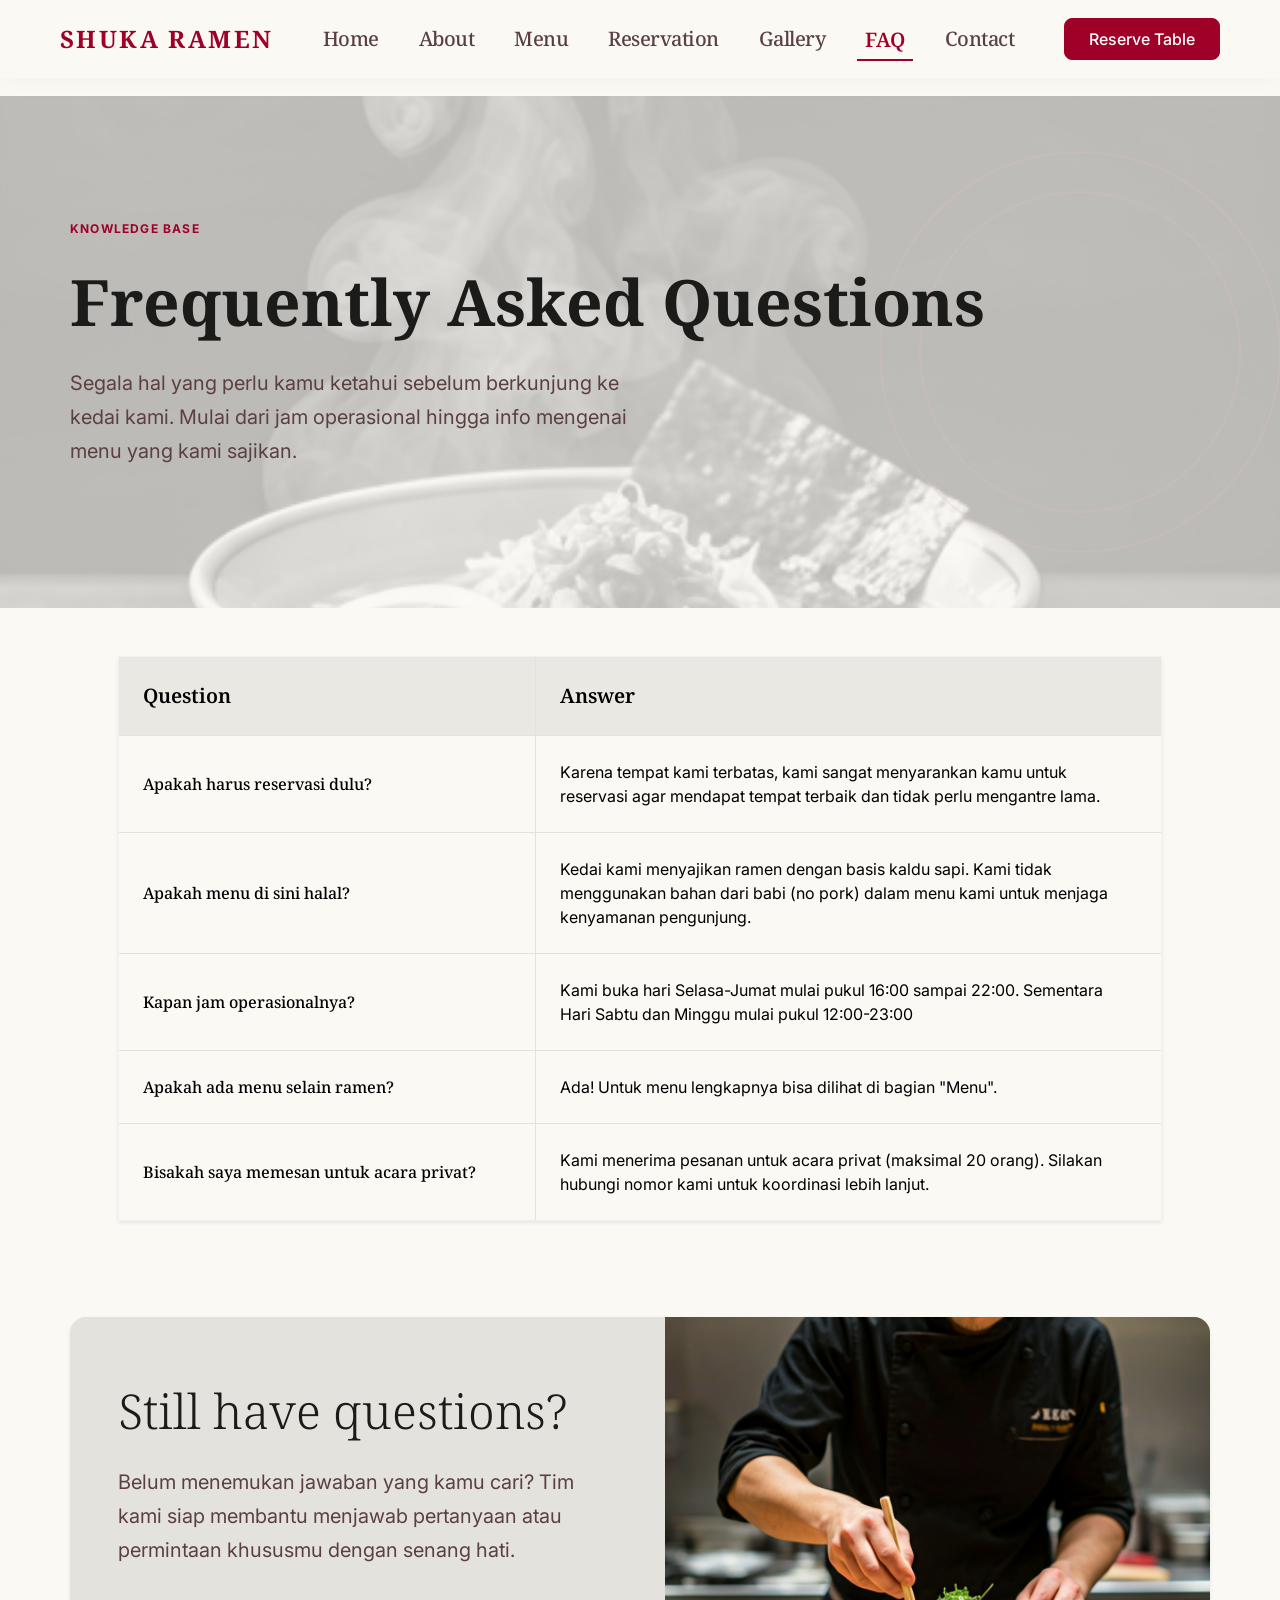
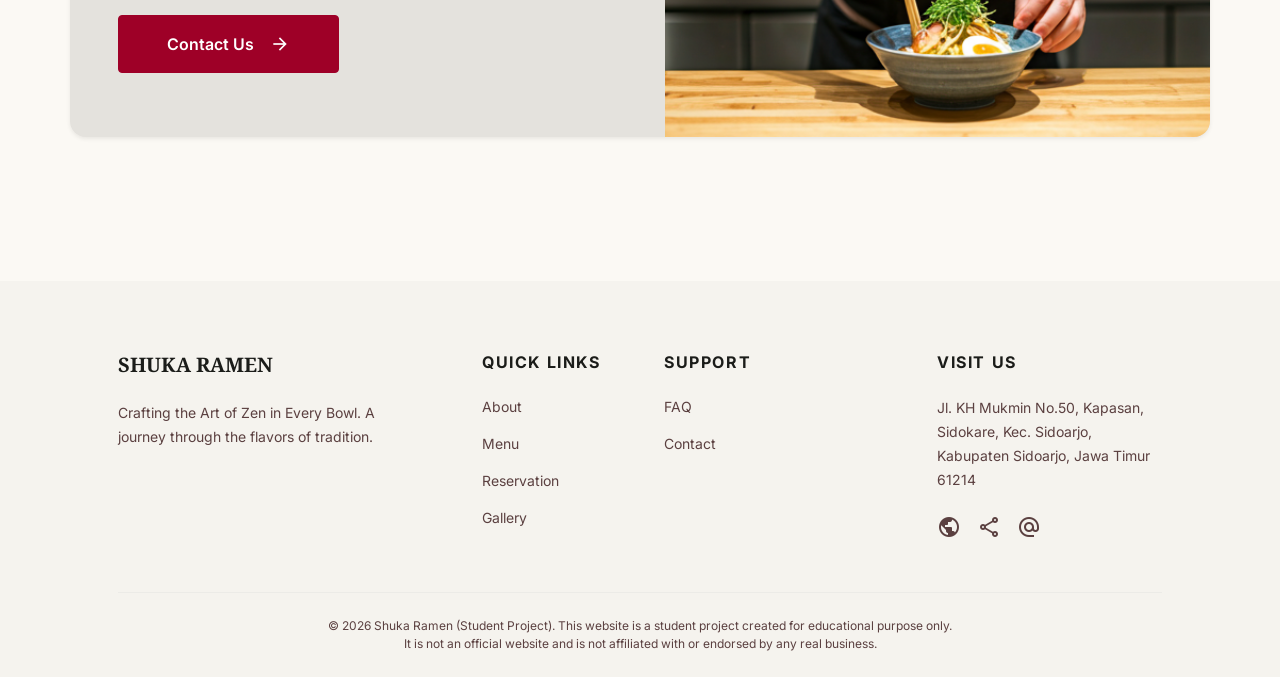
<file: faq.html>
<!DOCTYPE html>
<html lang="en">
<head>
    <meta charset="utf-8">
    <meta name="viewport" content="width=device-width, initial-scale=1.0">
    <title>FAQ | Shuka Ramen</title>

    <link href="https://cdn.jsdelivr.net/npm/bootstrap@5.3.3/dist/css/bootstrap.min.css" rel="stylesheet">
    
    <!-- Fonts and Icons -->
    <link href="https://fonts.googleapis.com/css2?family=Inter:wght@400;500;600;700&family=Noto+Serif:wght@400;700&display=swap" rel="stylesheet">
    <link href="https://fonts.googleapis.com/css2?family=Material+Symbols+Outlined:wght,FILL@100..700,0..1&display=swap" rel="stylesheet">
    <link rel="stylesheet" href="assets/css/style.css">
</head>
<body class="d-flex flex-column min-vh-100">
    <div id="navbar-placeholder"></div>
    <main class="pt-5 mt-5 pb-5 flex-grow-1">
        <!-- Hero Section -->
        <section class="position-relative d-flex align-items-center px-4 px-md-5 overflow-hidden" style="min-height: 512px;">
            <div class="position-absolute top-0 start-0 w-100 h-100 z-0">
                <img src="assets/img/hero-faq.png" class="w-100 h-100 object-fit-cover opacity-25" style="filter: grayscale(100%);" alt="Hero Banner">
            </div>
            <div class="position-relative z-1 container px-0 max-w-4xl w-100">
                <span class="d-block text-primary fw-bold tracking-widest text-uppercase small mb-4" style="font-size: 0.75rem;">Knowledge Base</span>
                <h1 class="font-headline display-3 fw-bold text-on-surface mb-4 lh-sm">Frequently Asked Questions</h1>
                <p class="font-body fs-5 text-on-surface-variant" style="line-height: 1.7; max-width: 36rem;">
                    Segala hal yang perlu kamu ketahui sebelum berkunjung ke kedai kami. Mulai dari jam operasional hingga info mengenai menu yang kami sajikan.
                </p>
            </div>
            <div class="position-absolute end-0 top-50 translate-middle-y d-none d-lg-block opacity-25">
                <svg class="text-outline" fill="none" height="400" viewBox="0 0 100 100" width="400" xmlns="http://www.w3.org/2000/svg" style="color: var(--color-outline-variant);">
                    <path d="M0 50C0 22.3858 22.3858 0 50 0C77.6142 0 100 22.3858 100 50C100 77.6142 77.6142 100 50 100C22.3858 100 0 77.6142 0 50Z" stroke="currentColor" stroke-width="0.5"></path>
                    <path d="M10 50C10 27.9086 27.9086 10 50 10C72.0914 10 90 27.9086 90 50C90 72.0914 72.0914 90 50 90C27.9086 90 10 72.0914 10 50Z" stroke="currentColor" stroke-width="0.5"></path>
                </svg>
            </div>
        </section>

        <!-- FAQ Table Layout -->
        <section class="container px-4 px-md-5 my-5">
            <div class="bg-surface-container-lowest overflow-hidden shadow-sm border" style="border-color: rgba(228, 226, 221, 0.5) !important;">
                <table class="table table-borderless mb-0 align-middle">
                    <thead style="background-color: var(--color-surface-container-high);">
                        <tr>
                            <th class="font-headline fs-5 text-on-surface p-4" style="width: 40%; border-bottom: 1px solid var(--color-surface-variant); border-right: 1px solid var(--color-surface-variant); font-weight: 600; background-color: var(--color-surface-container-high) !important;">Question</th>
                            <th class="font-headline fs-5 text-on-surface p-4" style="border-bottom: 1px solid var(--color-surface-variant); font-weight: 600; background-color: var(--color-surface-container-high) !important;">Answer</th>
                        </tr>
                    </thead>
                    <tbody class="font-body text-on-surface-variant">
                        <tr>
                            <td class="font-headline p-4 fw-medium text-on-surface" style="border-bottom: 1px solid var(--color-surface-variant); border-right: 1px solid var(--color-surface-variant);">Apakah harus reservasi dulu?</td>
                            <td class="p-4" style="border-bottom: 1px solid var(--color-surface-variant);">
                                Karena tempat kami terbatas, kami sangat menyarankan kamu untuk reservasi agar mendapat tempat terbaik dan tidak perlu mengantre lama.
                            </td>
                        </tr>
                        <tr>
                            <td class="font-headline p-4 fw-medium text-on-surface" style="border-bottom: 1px solid var(--color-surface-variant); border-right: 1px solid var(--color-surface-variant);">Apakah menu di sini halal?</td>
                            <td class="p-4" style="border-bottom: 1px solid var(--color-surface-variant);">Kedai kami menyajikan ramen dengan basis kaldu sapi. Kami tidak menggunakan bahan dari babi (no pork) dalam menu kami untuk menjaga kenyamanan pengunjung.</td>
                        </tr>
                        <tr>
                            <td class="font-headline p-4 fw-medium text-on-surface" style="border-bottom: 1px solid var(--color-surface-variant); border-right: 1px solid var(--color-surface-variant);">Kapan jam operasionalnya?</td>
                            <td class="p-4" style="border-bottom: 1px solid var(--color-surface-variant);">Kami buka hari Selasa-Jumat mulai pukul 16:00 sampai 22:00. Sementara Hari Sabtu dan Minggu mulai pukul 12:00-23:00</td>
                        </tr>
                        <tr>
                            <td class="font-headline p-4 fw-medium text-on-surface" style="border-bottom: 1px solid var(--color-surface-variant); border-right: 1px solid var(--color-surface-variant);">Apakah ada menu selain ramen?</td>
                            <td class="p-4" style="border-bottom: 1px solid var(--color-surface-variant);">Ada! Untuk menu lengkapnya bisa dilihat di bagian "Menu".</td>
                        </tr>
                        <tr>
                            <td class="font-headline p-4 fw-medium text-on-surface" style="border-right: 1px solid var(--color-surface-variant);">Bisakah saya memesan untuk acara privat?</td>
                            <td class="p-4">Kami menerima pesanan untuk acara privat (maksimal 20 orang). Silakan hubungi nomor kami untuk koordinasi lebih lanjut.</td>
                        </tr>
                    </tbody>
                </table>
            </div>
        </section>

        <!-- Still have questions Section -->
        <section class="py-5 px-4 px-md-5 my-5">
            <div class="container bg-surface-container-highest rounded-4 overflow-hidden d-flex flex-column flex-md-row p-0 shadow-sm">
                <div class="w-100 w-md-50 p-4 p-md-5 p-xl-5 d-flex flex-column justify-content-center">
                    <h2 class="font-headline display-5 mb-4 text-on-surface lh-sm mt-3">Still have questions?</h2>
                    <p class="font-body fs-5 text-on-surface-variant mb-5 pe-xl-4" style="line-height: 1.7;">
                        Belum menemukan jawaban yang kamu cari? Tim kami siap membantu menjawab pertanyaan atau permintaan khususmu dengan senang hati.
                    </p>
                    <div class="d-flex flex-wrap gap-3 mb-3">
                        <a href="contact.html" class="btn btn-primary px-5 py-3 fw-semibold fs-6 transition-all d-flex align-items-center gap-3 rounded-1">
                            Contact Us
                            <span class="material-symbols-outlined fs-5">arrow_forward</span>
                        </a>
                    </div>
                </div>
                <div class="w-100 w-md-50 position-relative" style="min-height: 400px;">
                    <img class="position-absolute top-0 start-0 w-100 h-100 object-fit-cover" style="object-position: bottom;" alt="Chef" src="assets/img/chef.png">
                </div>
            </div>
        </section>
    </main>

    <div id="footer-placeholder"></div>
    
    <script src="https://cdn.jsdelivr.net/npm/bootstrap@5.3.3/dist/js/bootstrap.bundle.min.js"></script>
    <script src="assets/js/main.js"></script>
</body>
</html>
</file>
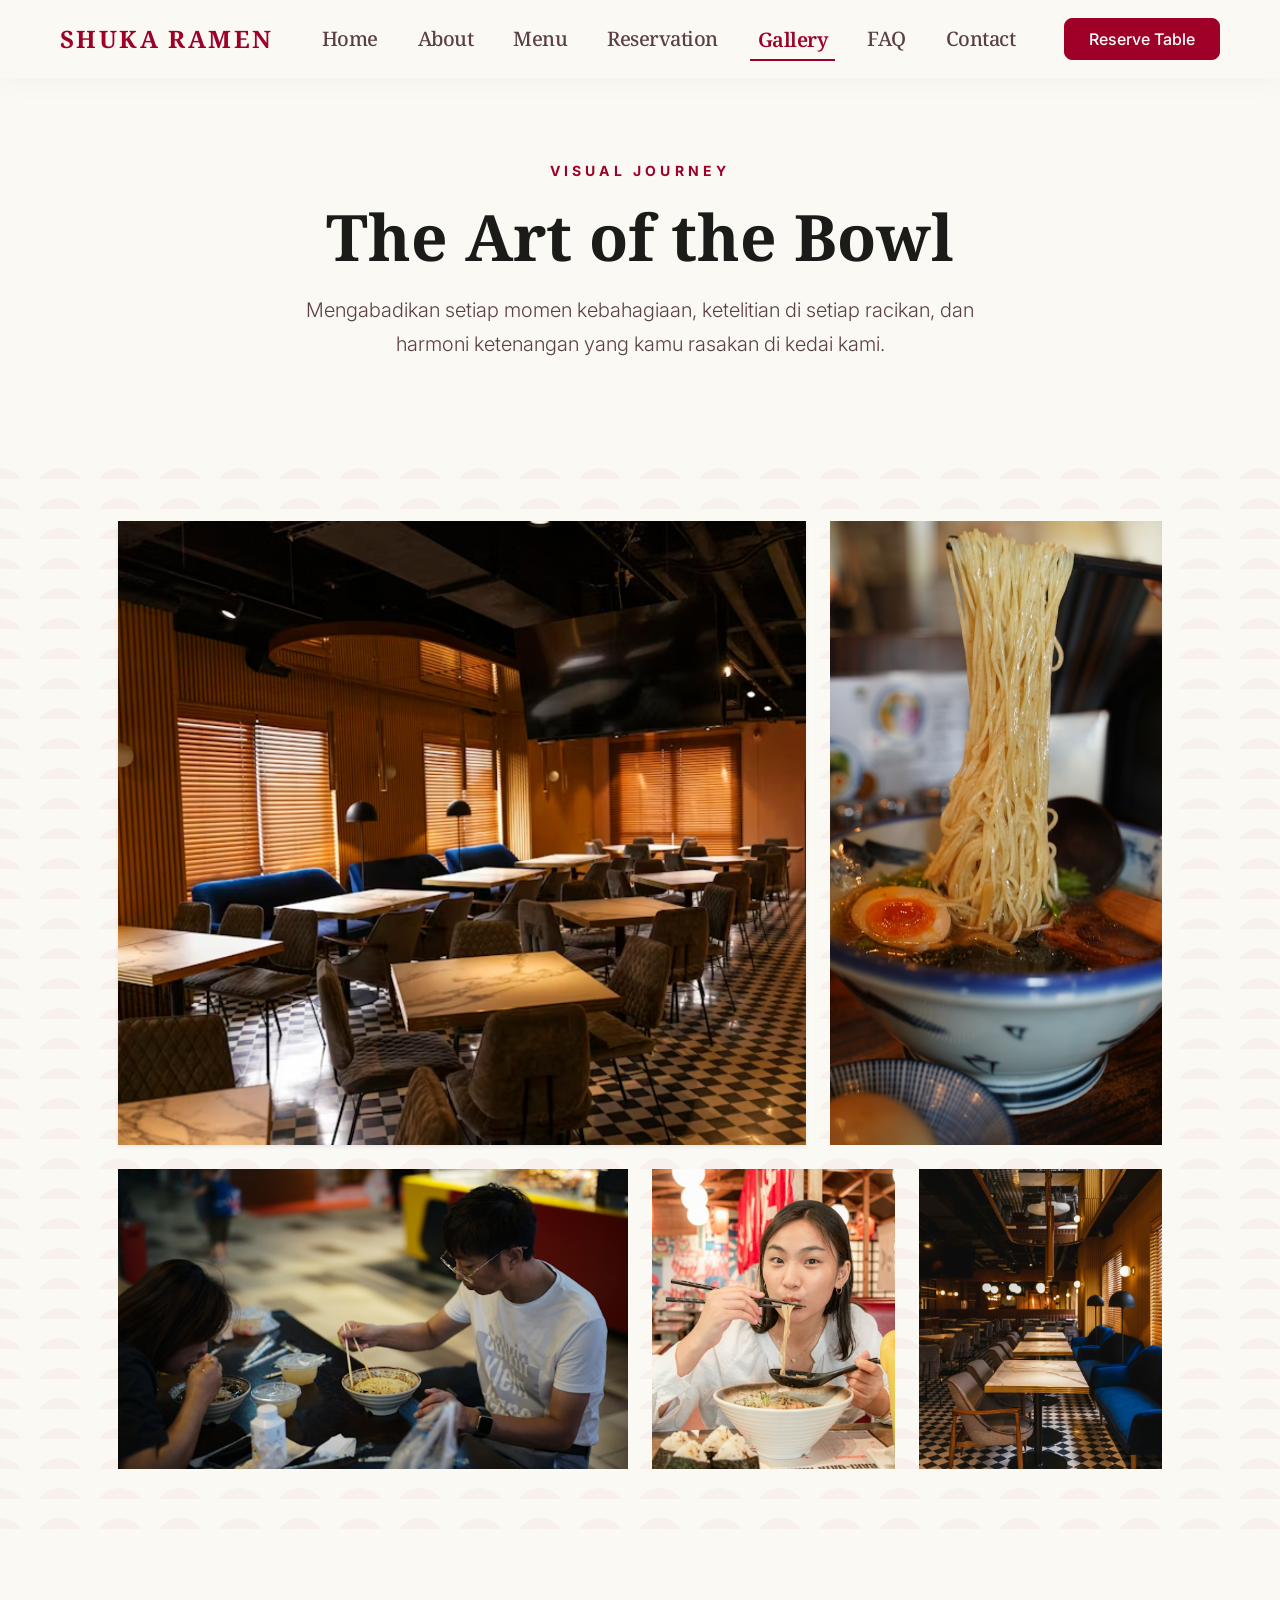
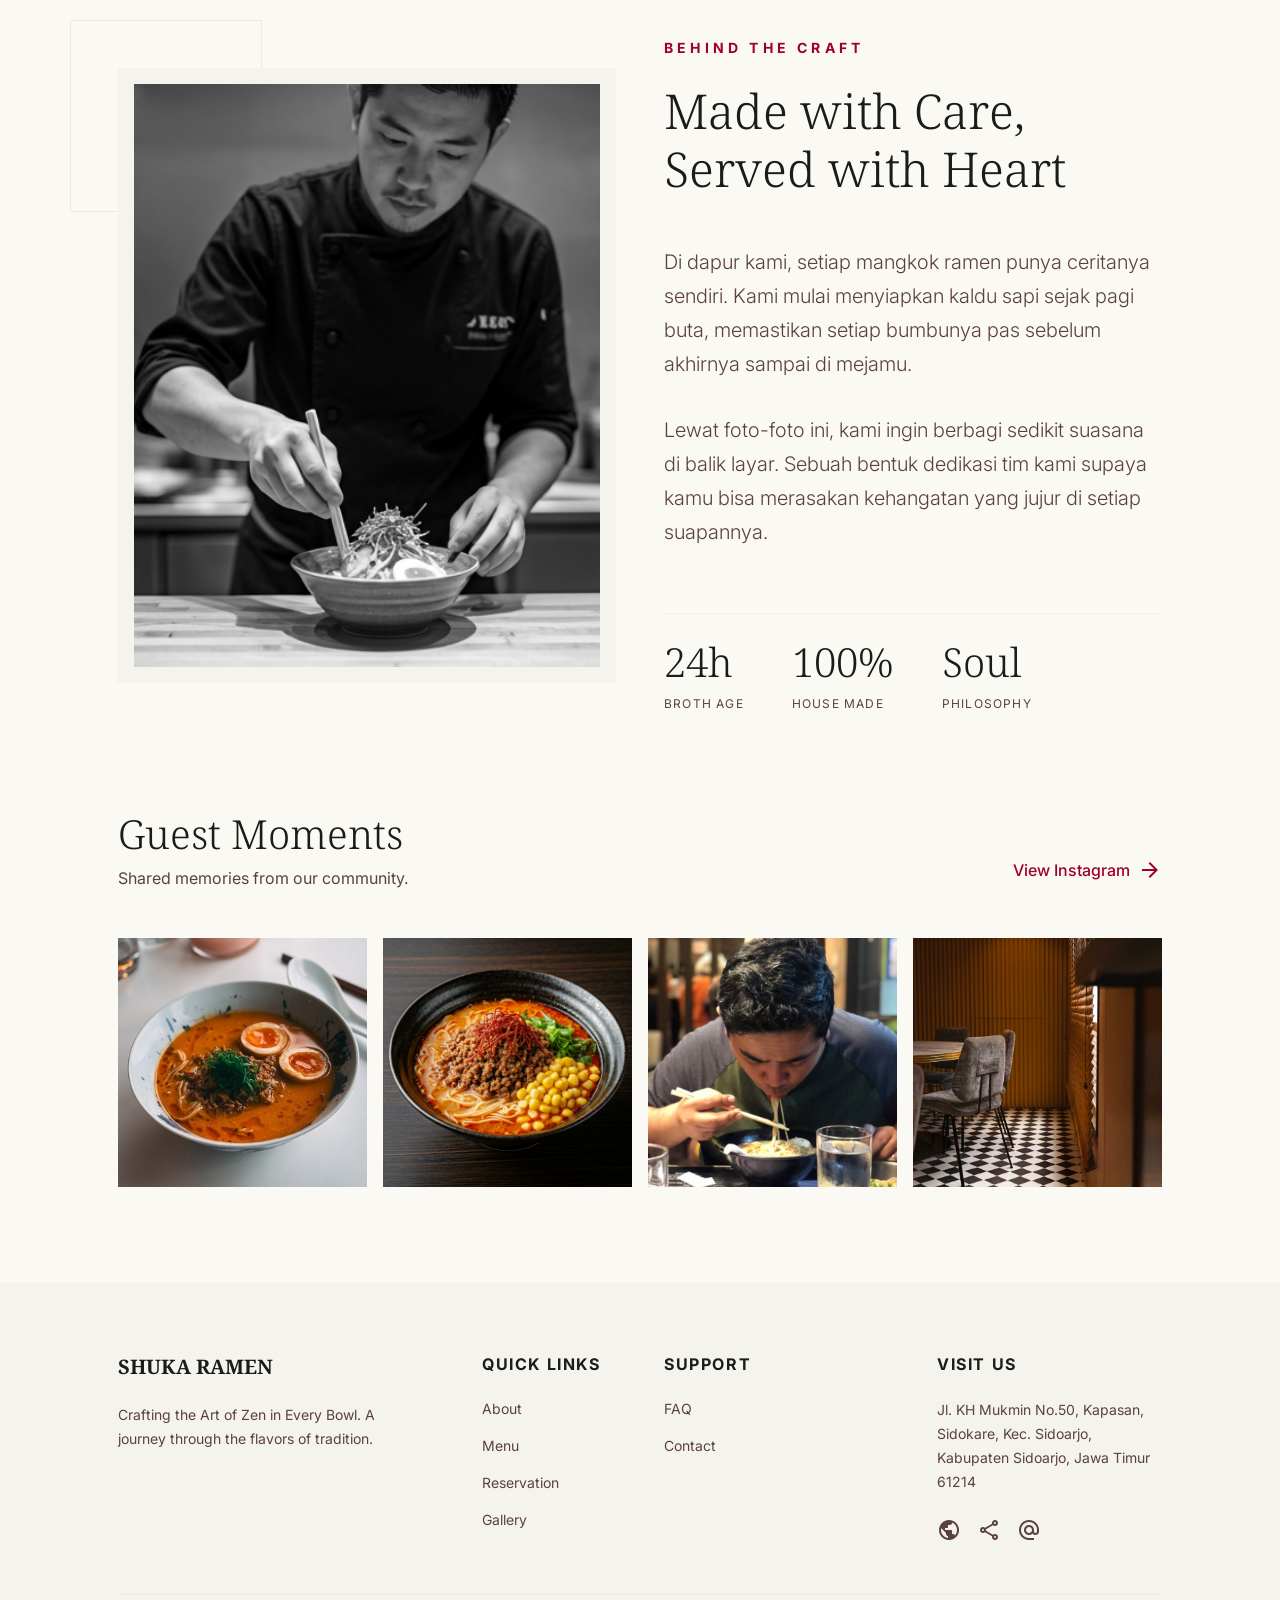
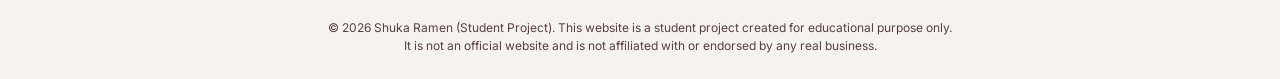
<file: gallery.html>
<!DOCTYPE html>
<html lang="en">
<head>
    <meta charset="utf-8">
    <meta name="viewport" content="width=device-width, initial-scale=1.0">
    <title>Gallery | Shuka Ramen</title>
    
    <link href="https://cdn.jsdelivr.net/npm/bootstrap@5.3.3/dist/css/bootstrap.min.css" rel="stylesheet">
    
    <!-- Fonts and Icons -->
    <link href="https://fonts.googleapis.com/css2?family=Inter:wght@300;400;500;600;700&family=Noto+Serif:wght@400;700;800&display=swap" rel="stylesheet">
    <link href="https://fonts.googleapis.com/css2?family=Material+Symbols+Outlined:wght,FILL@100..700,0..1&display=swap" rel="stylesheet">
    <link rel="stylesheet" href="assets/css/style.css">
</head>
<body class="d-flex flex-column min-vh-100">
    <div id="navbar-placeholder"></div>

    <main class="pt-5 mt-5 flex-grow-1">
        <!-- Header Section -->
        <header class="container px-4 px-md-5 py-5 mb-4 text-center mt-3">
            <span class="d-block text-primary fw-bold tracking-widest text-uppercase small mb-4" style="letter-spacing: 0.3em;">Visual Journey</span>
            <h1 class="font-headline display-3 fw-bold text-on-surface mb-4 lh-1">The Art of the Bowl</h1>
            <p class="mx-auto text-on-surface-variant fs-5 fw-light" style="max-width: 42rem; line-height: 1.7;">
                Mengabadikan setiap momen kebahagiaan, ketelitian di setiap racikan, dan harmoni ketenangan yang kamu rasakan di kedai kami.
            </p>
        </header>

        <!-- Gallery Grid -->
        <section class="seigaiha-pattern py-5">
            <div class="container px-4 px-md-5 py-4">
                <div class="bento-grid">
                    <div class="bento-large group position-relative overflow-hidden bg-surface-container shadow-sm">
                        <img src="assets/img/gallery-page/place3.png" class="w-100 h-100 object-fit-cover transition-transform" alt="Restaurant Interior_3">
                        <div class="position-absolute top-0 start-0 w-100 h-100 bg-overlay opacity-0 group-hover-opacity d-flex flex-column justify-content-end p-4 p-md-5">
                            <span class="text-white-50 small text-uppercase tracking-widest mb-2">Our Sanctuary</span>
                            <h3 class="text-white font-headline fs-2 mb-0">A Space for Zen</h3>
                        </div>
                    </div>
                    <div class="bento-portrait group position-relative overflow-hidden bg-surface-container">
                        <img src="assets/img/gallery-page/photo4.jpg" class="w-100 h-100 object-fit-cover transition-transform" alt="Photo_4">
                        <div class="position-absolute top-0 start-0 w-100 h-100 bg-overlay opacity-0 group-hover-opacity d-flex flex-column justify-content-end p-4 p-md-5">
                            <span class="text-white-50 small text-uppercase tracking-widest mb-2">Signature</span>
                            <h3 class="text-white font-headline fs-2 mb-0">The Perfect Broth</h3>
                        </div>
                    </div>
                    <div class="bento-landscape group position-relative overflow-hidden bg-surface-container">
                        <img src="assets/img/gallery-page/photo3.jpg" class="w-100 h-100 object-fit-cover transition-transform" alt="Photo_3">
                        <div class="position-absolute top-0 start-0 w-100 h-100 bg-overlay opacity-0 group-hover-opacity d-flex flex-column justify-content-end p-4 p-md-5">
                            <span class="text-white-50 small text-uppercase tracking-widest mb-2">Craft</span>
                            <h3 class="text-white font-headline fs-2 mb-0">Hand-Pulled Tradition</h3>
                        </div>
                    </div>
                    <div class="bento-square-1 group position-relative overflow-hidden bg-surface-container">
                        <img src="assets/img/gallery-page/photo2.jpg" class="w-100 h-100 object-fit-cover transition-transform" alt="Photo_2">
                        <div class="position-absolute top-0 start-0 w-100 h-100 bg-overlay opacity-0 group-hover-opacity d-flex flex-column justify-content-end p-4">
                            <h3 class="text-white font-headline fs-5 mb-0">Pure Ingredients</h3>
                        </div>
                    </div>
                    <div class="bento-square-2 group position-relative overflow-hidden bg-surface-container">
                        <img src="assets//img/gallery-page/place1.png" class="w-100 h-100 object-fit-cover transition-transform" alt="Restaurant Interior_1">
                        <div class="position-absolute top-0 start-0 w-100 h-100 bg-overlay opacity-0 group-hover-opacity d-flex flex-column justify-content-end p-4">
                            <h3 class="text-white font-headline fs-5 mb-0">Quiet Details</h3>
                        </div>
                    </div>
                </div>
            </div>
        </section>

        <!-- Storytelling Section -->
        <section class="container px-4 px-md-5 my-5 pt-5 d-flex flex-column flex-md-row align-items-center gap-5">
            <div class="w-100 w-md-50 position-relative">
                <div class="position-absolute border d-none d-md-block" style="top: -3rem; left: -3rem; width: 12rem; height: 12rem; border-color: rgba(227, 190, 189, 0.3) !important;"></div>
                <div class="bg-surface-container-low p-3 position-relative z-1">
                    <img src="assets/img/chef.png" class="w-100 object-fit-cover img-grayscale-hover" style="aspect-ratio: 4/5;" alt="Chef">
                </div>
            </div>
            <div class="w-100 w-md-50">
                <span class="d-block text-primary fw-bold text-uppercase small mb-4" style="letter-spacing: 0.3em;">Behind the Craft</span>
                <h2 class="font-headline display-5 mb-5">Made with Care, <br/> Served with Heart</h2>
                <div class="d-flex flex-column gap-3 text-on-surface-variant fs-5 fw-light" style="line-height: 1.7;">
                    <p>Di dapur kami, setiap mangkok ramen punya ceritanya sendiri. Kami mulai menyiapkan kaldu sapi sejak pagi buta, memastikan setiap bumbunya pas sebelum akhirnya sampai di mejamu.</p>
                    <p>Lewat foto-foto ini, kami ingin berbagi sedikit suasana di balik layar. Sebuah bentuk dedikasi tim kami supaya kamu bisa merasakan kehangatan yang jujur di setiap suapannya.</p>
                </div>
                <div class="mt-5 d-flex gap-5 border-top pt-4" style="border-color: rgba(227, 190, 189, 0.2) !important;">
                    <div>
                        <span class="d-block font-headline display-6 text-on-surface mb-1">24h</span>
                        <span class="small text-uppercase tracking-widest text-on-surface-variant" style="font-size: 0.75rem;">Broth Age</span>
                    </div>
                    <div>
                        <span class="d-block font-headline display-6 text-on-surface mb-1">100%</span>
                        <span class="small text-uppercase tracking-widest text-on-surface-variant" style="font-size: 0.75rem;">House Made</span>
                    </div>
                    <div>
                        <span class="d-block font-headline display-6 text-on-surface mb-1">Soul</span>
                        <span class="small text-uppercase tracking-widest text-on-surface-variant" style="font-size: 0.75rem;">Philosophy</span>
                    </div>
                </div>
            </div>
        </section>

        <!-- Social and Moments -->
        <section class="container px-4 px-md-5 py-5 mb-5 mt-5">
            <div class="d-flex flex-column flex-md-row justify-content-between align-items-md-end mb-5 gap-3">
                <div>
                    <h2 class="font-headline display-6 mb-2">Guest Moments</h2>
                    <p class="text-on-surface-variant mb-0">Shared memories from our community.</p>
                </div>
                <a href="#" class="text-primary fw-medium text-decoration-none d-flex align-items-center gap-2 group-arrow pb-md-2">
                    View Instagram <span class="material-symbols-outlined transition-transform arrow-move">arrow_forward</span>
                </a>
            </div>
            <div class="row row-cols-2 row-cols-md-4 g-3">
                <div class="col">
                    <div class="overflow-hidden bg-surface-container" style="aspect-ratio: 1/1;">
                        <img src="assets/img/gallery-page/photo1.jpg" class="w-100 h-100 object-fit-cover img-scale-hover" alt="Photo_1">
                    </div>
                </div>
                <div class="col">
                    <div class="overflow-hidden bg-surface-container" style="aspect-ratio: 1/1;">
                        <img src="assets/img/menu-page/spicy-miso.png" class="w-100 h-100 object-fit-cover img-scale-hover" alt="Spicy Miso">
                    </div>
                </div>
                <div class="col">
                    <div class="overflow-hidden bg-surface-container" style="aspect-ratio: 1/1;">
                        <img src="assets/img/gallery-page/photo5.jpg" class="w-100 h-100 object-fit-cover img-scale-hover" alt="Photo_5">
                    </div>
                </div>
                <div class="col">
                    <div class="overflow-hidden bg-surface-container" style="aspect-ratio: 1/1;">
                        <img src="assets/img/gallery-page/place5.png" class="w-100 h-100 object-fit-cover img-scale-hover" alt="Restaurant Interior_5">
                    </div>
                </div>
            </div>
        </section>
    </main>

    <div id="footer-placeholder"></div>
    
    <script src="https://cdn.jsdelivr.net/npm/bootstrap@5.3.3/dist/js/bootstrap.bundle.min.js"></script>
    <script src="assets/js/main.js"></script>
</body>
</html>
</file>
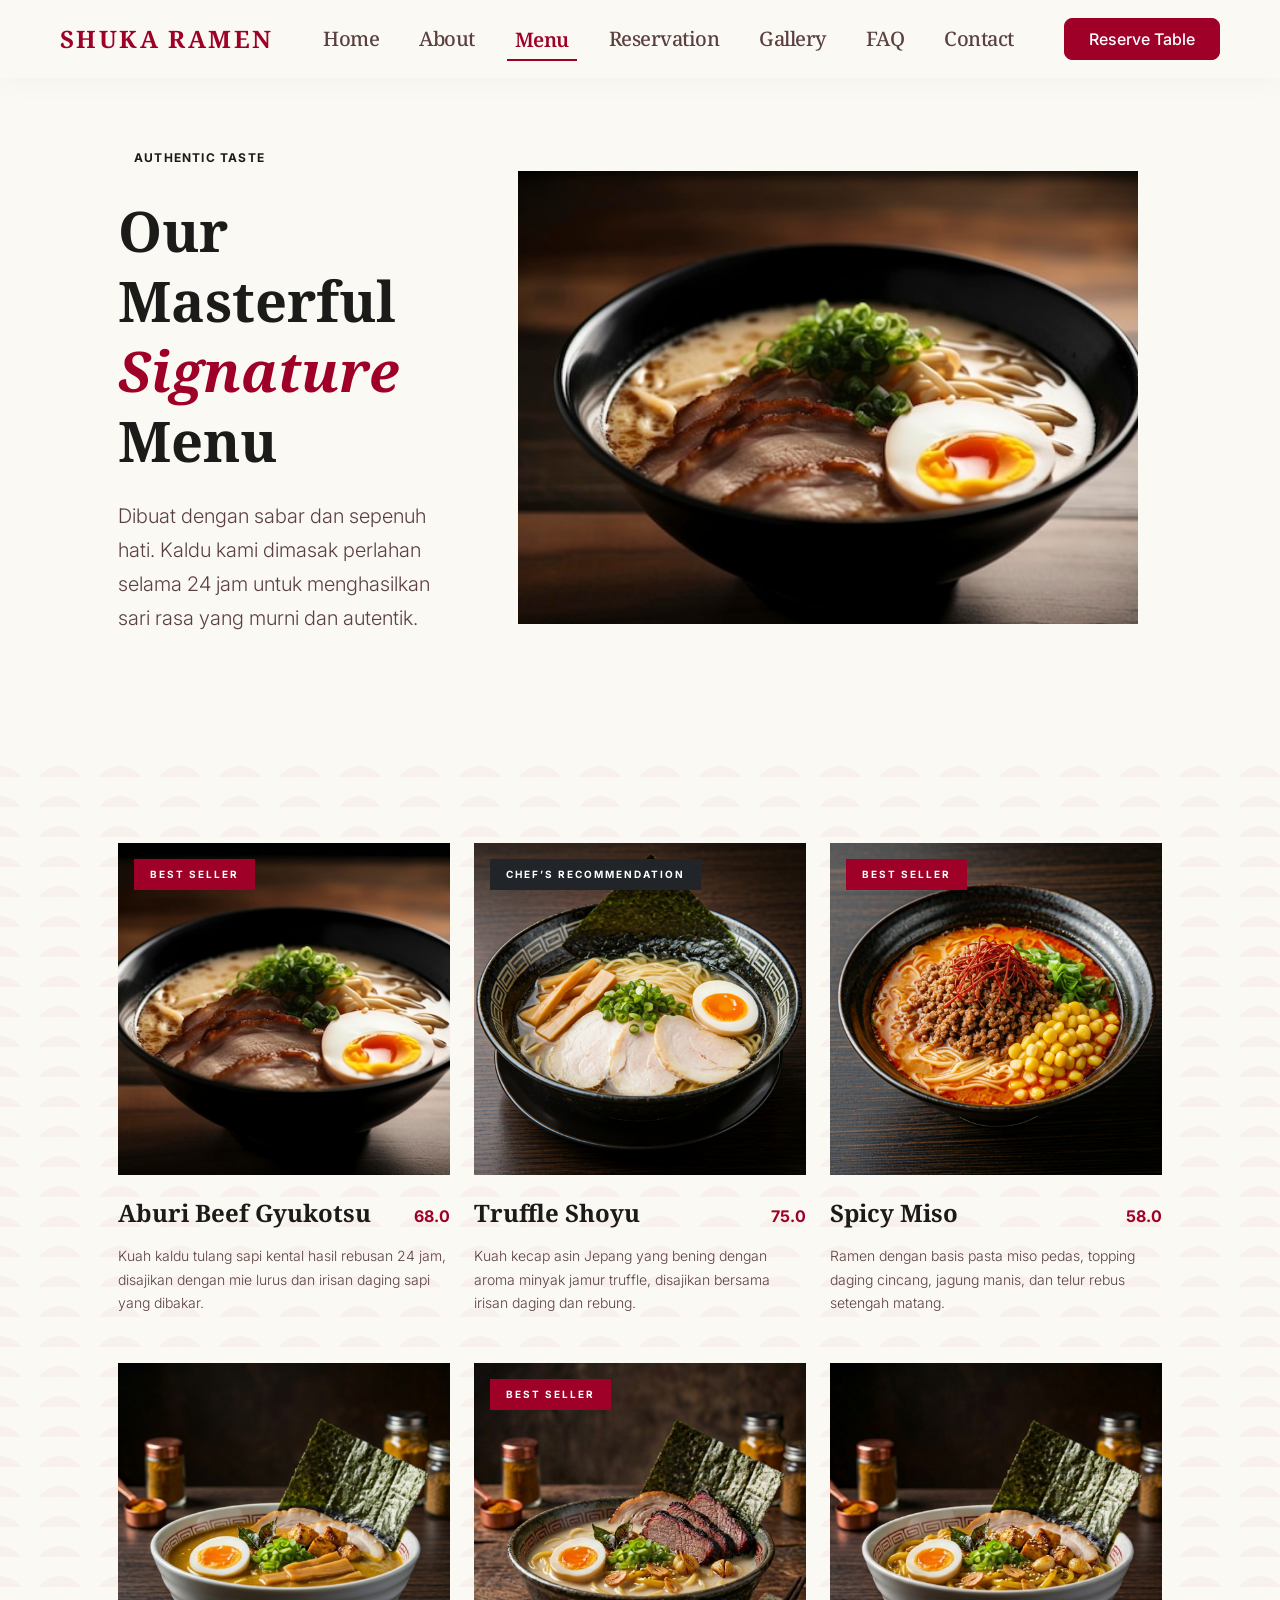
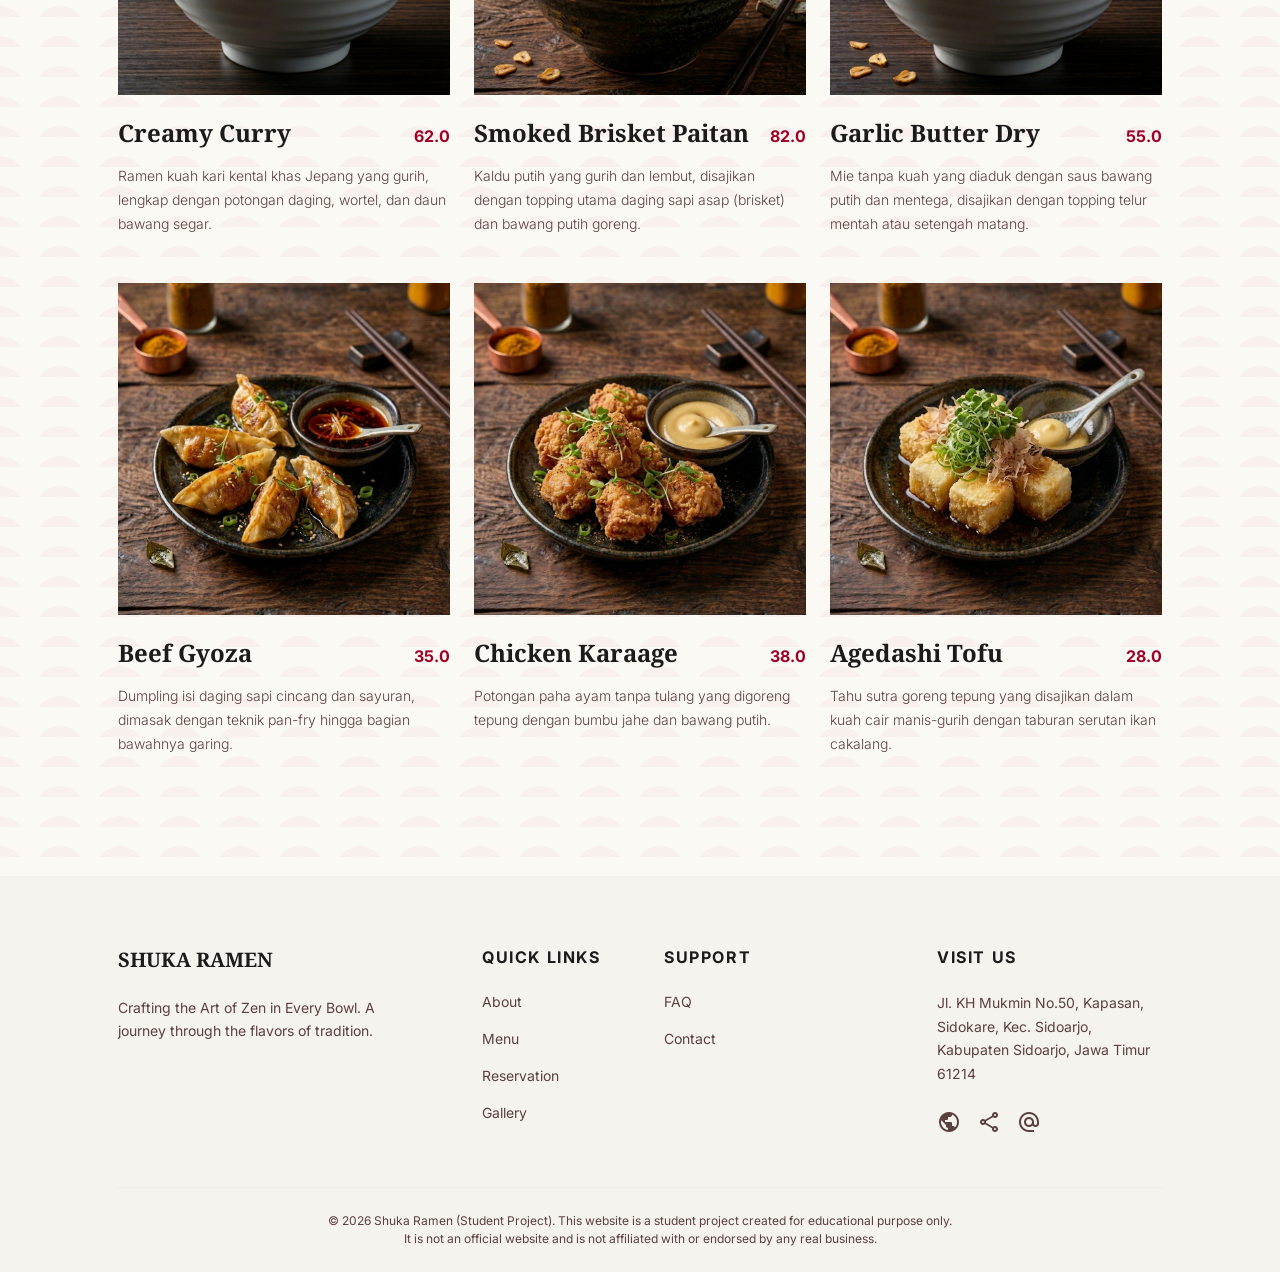
<file: menu.html>
<!DOCTYPE html>
<html lang="en">
<head>
    <meta charset="utf-8">
    <meta name="viewport" content="width=device-width, initial-scale=1.0">
    <title>Menu | Shuka Ramen</title>

    <link href="https://cdn.jsdelivr.net/npm/bootstrap@5.3.3/dist/css/bootstrap.min.css" rel="stylesheet">
    
    <!-- Fonts and Icons -->
    <link href="https://fonts.googleapis.com/css2?family=Noto+Serif:wght@400;700&family=Inter:wght@300;400;500;600;700&display=swap" rel="stylesheet">
    <link href="https://fonts.googleapis.com/css2?family=Material+Symbols+Outlined:wght,FILL@100..700,0..1&display=swap" rel="stylesheet">
    <link rel="stylesheet" href="assets/css/style.css">
</head>
<body class="d-flex flex-column min-vh-100">
    <div id="navbar-placeholder"></div>
    <main class="pt-5 mt-5 flex-grow-1">
        <!-- Hero Section -->
        <section class="container px-4 px-md-5 py-5 mb-5 d-flex flex-column flex-md-row align-items-center gap-5">
            <div class="flex-grow-1 text-start">
                <span class="d-inline-block px-3 py-1 bg-secondary-container text-on-secondary-container small fw-bold text-uppercase tracking-widest mb-4 rounded-pill" style="font-size: 0.75rem;">Authentic Taste</span>
                <h1 class="font-headline display-4 fw-bold text-on-surface mb-4 lh-sm">
                    Our Masterful <br/><span class="text-primary fst-italic">Signature</span> Menu
                </h1>
                <p class="text-on-surface-variant fs-5 fw-light" style="max-width: 32rem; line-height: 1.7;">
                    Dibuat dengan sabar dan sepenuh hati. Kaldu kami dimasak perlahan selama 24 jam untuk menghasilkan sari rasa yang murni dan autentik.
                </p>
            </div>
            <div class="flex-grow-1 w-100 position-relative overflow-hidden bg-surface-container-high" style="aspect-ratio: 4/3;">
                <img src="assets/img/menu-page/gyukotsu.jpg" class="w-100 h-100 object-fit-cover" alt="Aburi Beef Gyukotsu">
                <div class="position-absolute top-0 start-0 w-100 h-100" style="border: 24px solid var(--bs-body-bg);"></div>
            </div>
        </section>

        <!-- Menu Grid -->
        <section class="py-5 seigaiha-pattern">
            <div class="container px-4 px-md-5 py-5">
                <div class="row row-cols-1 row-cols-md-2 row-cols-lg-3 g-4">

                    <div class="col group cursor-pointer d-flex flex-column mb-4">
                        <div class="position-relative w-100 overflow-hidden mb-4" style="aspect-ratio: 1/1;">
                            <img src="assets/img/menu-page/gyukotsu.jpg" class="w-100 h-100 object-fit-cover group-hover-scale" alt="Aburi Beef Gyukotsu">
                            <div class="position-absolute top-0 start-0 m-3 bg-primary text-white fw-bold text-uppercase px-3 py-2" style="font-size: 10px; letter-spacing: 0.2em;">Best Seller</div>
                        </div>
                        <div class="d-flex justify-content-between align-items-baseline mb-2">
                            <h3 class="font-headline fs-4 fw-bold text-on-surface group-hover-text-primary">Aburi Beef Gyukotsu</h3>
                            <span class="text-primary fw-bold">68.0</span>
                        </div>
                        <p class="text-on-surface-variant small fw-light mb-0" style="line-height: 1.7;">Kuah kaldu tulang sapi kental hasil rebusan 24 jam, disajikan dengan mie lurus dan irisan daging sapi yang dibakar.</p>
                    </div>

                    <div class="col group cursor-pointer d-flex flex-column mb-4">
                        <div class="position-relative w-100 overflow-hidden mb-4" style="aspect-ratio: 1/1;">
                            <img src="assets/img/menu-page/truffle-shoyu.png" class="w-100 h-100 object-fit-cover group-hover-scale" alt="Truffle Shoyu">
                            <div class="position-absolute top-0 start-0 m-3 bg-dark text-white fw-bold text-uppercase px-3 py-2" style="font-size: 10px; letter-spacing: 0.2em;">Chef’s Recommendation</div>
                        </div>
                        <div class="d-flex justify-content-between align-items-baseline mb-2">
                            <h3 class="font-headline fs-4 fw-bold text-on-surface group-hover-text-primary">Truffle Shoyu</h3>
                            <span class="text-primary fw-bold">75.0</span>
                        </div>
                        <p class="text-on-surface-variant small fw-light mb-0" style="line-height: 1.7;">Kuah kecap asin Jepang yang bening dengan aroma minyak jamur truffle, disajikan bersama irisan daging dan rebung.</p>
                    </div>

                    <div class="col group cursor-pointer d-flex flex-column mb-4">
                        <div class="position-relative w-100 overflow-hidden mb-4" style="aspect-ratio: 1/1;">
                            <img src="assets/img/menu-page/spicy-miso.png" class="w-100 h-100 object-fit-cover group-hover-scale" alt="Spicy Miso">
                            <div class="position-absolute top-0 start-0 m-3 bg-primary text-white fw-bold text-uppercase px-3 py-2" style="font-size: 10px; letter-spacing: 0.2em;">Best Seller</div>
                        </div>
                        <div class="d-flex justify-content-between align-items-baseline mb-2">
                            <h3 class="font-headline fs-4 fw-bold text-on-surface group-hover-text-primary">Spicy Miso</h3>
                            <span class="text-primary fw-bold">58.0</span>
                        </div>
                        <p class="text-on-surface-variant small fw-light mb-0" style="line-height: 1.7;">Ramen dengan basis pasta miso pedas, topping daging cincang, jagung manis, dan telur rebus setengah matang.</p>
                    </div>

                    <div class="col group cursor-pointer d-flex flex-column mb-4">
                        <div class="position-relative w-100 overflow-hidden mb-4" style="aspect-ratio: 1/1;">
                            <img src="assets/img/menu-page/creamy-curry.png" class="w-100 h-100 object-fit-cover group-hover-scale" alt="Creamy Curry">
                        </div>
                        <div class="d-flex justify-content-between align-items-baseline mb-2">
                            <h3 class="font-headline fs-4 fw-bold text-on-surface group-hover-text-primary">Creamy Curry</h3>
                            <span class="text-primary fw-bold">62.0</span>
                        </div>
                        <p class="text-on-surface-variant small fw-light mb-0" style="line-height: 1.7;">Ramen kuah kari kental khas Jepang yang gurih, lengkap dengan potongan daging, wortel, dan daun bawang segar.</p>
                    </div>

                    <div class="col group cursor-pointer d-flex flex-column mb-4">
                        <div class="position-relative w-100 overflow-hidden mb-4" style="aspect-ratio: 1/1;">
                            <img src="assets/img/menu-page/smoked-brisket-paitan.png" class="w-100 h-100 object-fit-cover group-hover-scale" alt="Smoked Brisket Paitan Ramen">
                            <div class="position-absolute top-0 start-0 m-3 bg-primary text-white fw-bold text-uppercase px-3 py-2" style="font-size: 10px; letter-spacing: 0.2em;">Best Seller</div>
                        </div>
                        <div class="d-flex justify-content-between align-items-baseline mb-2">
                            <h3 class="font-headline fs-4 fw-bold text-on-surface group-hover-text-primary">Smoked Brisket Paitan</h3>
                            <span class="text-primary fw-bold">82.0</span>
                        </div>
                        <p class="text-on-surface-variant small fw-light mb-0" style="line-height: 1.7;">Kaldu putih yang gurih dan lembut, disajikan dengan topping utama daging sapi asap (brisket) dan bawang putih goreng.</p>
                    </div>

                    <div class="col group cursor-pointer d-flex flex-column mb-4">
                        <div class="position-relative w-100 overflow-hidden mb-4" style="aspect-ratio: 1/1;">
                            <img src="assets/img/menu-page/garlic-butter-dry-ramen.png" class="w-100 h-100 object-fit-cover group-hover-scale" alt="Garlic Butter Dry">
                        </div>
                        <div class="d-flex justify-content-between align-items-baseline mb-2">
                            <h3 class="font-headline fs-4 fw-bold text-on-surface group-hover-text-primary">Garlic Butter Dry</h3>
                            <span class="text-primary fw-bold">55.0</span>
                        </div>
                        <p class="text-on-surface-variant small fw-light mb-0" style="line-height: 1.7;">Mie tanpa kuah yang diaduk dengan saus bawang putih dan mentega, disajikan dengan topping telur mentah atau setengah matang.</p>
                    </div>

                    <div class="col group cursor-pointer d-flex flex-column mb-4">
                        <div class="position-relative w-100 overflow-hidden mb-4" style="aspect-ratio: 1/1;">
                            <img src="assets/img/menu-page/gyoza.png" class="w-100 h-100 object-fit-cover group-hover-scale" alt="Beef Gyoza">
                        </div>
                        <div class="d-flex justify-content-between align-items-baseline mb-2">
                            <h3 class="font-headline fs-4 fw-bold text-on-surface group-hover-text-primary">Beef Gyoza</h3>
                            <span class="text-primary fw-bold">35.0</span>
                        </div>
                        <p class="text-on-surface-variant small fw-light mb-0" style="line-height: 1.7;">Dumpling isi daging sapi cincang dan sayuran, dimasak dengan teknik pan-fry hingga bagian bawahnya garing.</p>
                    </div>

                    <div class="col group cursor-pointer d-flex flex-column mb-4">
                        <div class="position-relative w-100 overflow-hidden mb-4" style="aspect-ratio: 1/1;">
                            <img src="assets/img/menu-page/chicken-karaage.png" class="w-100 h-100 object-fit-cover group-hover-scale" alt="Chicken Karaage">
                        </div>
                        <div class="d-flex justify-content-between align-items-baseline mb-2">
                            <h3 class="font-headline fs-4 fw-bold text-on-surface group-hover-text-primary">Chicken Karaage</h3>
                            <span class="text-primary fw-bold">38.0</span>
                        </div>
                        <p class="text-on-surface-variant small fw-light mb-0" style="line-height: 1.7;">Potongan paha ayam tanpa tulang yang digoreng tepung dengan bumbu jahe dan bawang putih.</p>
                    </div>

                    <div class="col group cursor-pointer d-flex flex-column mb-4">
                        <div class="position-relative w-100 overflow-hidden mb-4" style="aspect-ratio: 1/1;">
                            <img src="assets/img/menu-page/agedashi-tofu.png" class="w-100 h-100 object-fit-cover group-hover-scale" alt="Agedashi Tofu">
                        </div>
                        <div class="d-flex justify-content-between align-items-baseline mb-2">
                            <h3 class="font-headline fs-4 fw-bold text-on-surface group-hover-text-primary">Agedashi Tofu</h3>
                            <span class="text-primary fw-bold">28.0</span>
                        </div>
                        <p class="text-on-surface-variant small fw-light mb-0" style="line-height: 1.7;">Tahu sutra goreng tepung yang disajikan dalam kuah cair manis-gurih dengan taburan serutan ikan cakalang.</p>
                    </div>
                </div>
            </div>
        </section>
    </main>

    <div id="footer-placeholder"></div>
    
    <script src="https://cdn.jsdelivr.net/npm/bootstrap@5.3.3/dist/js/bootstrap.bundle.min.js"></script>
    <script src="assets/js/main.js"></script>
</body>
</html>
</file>
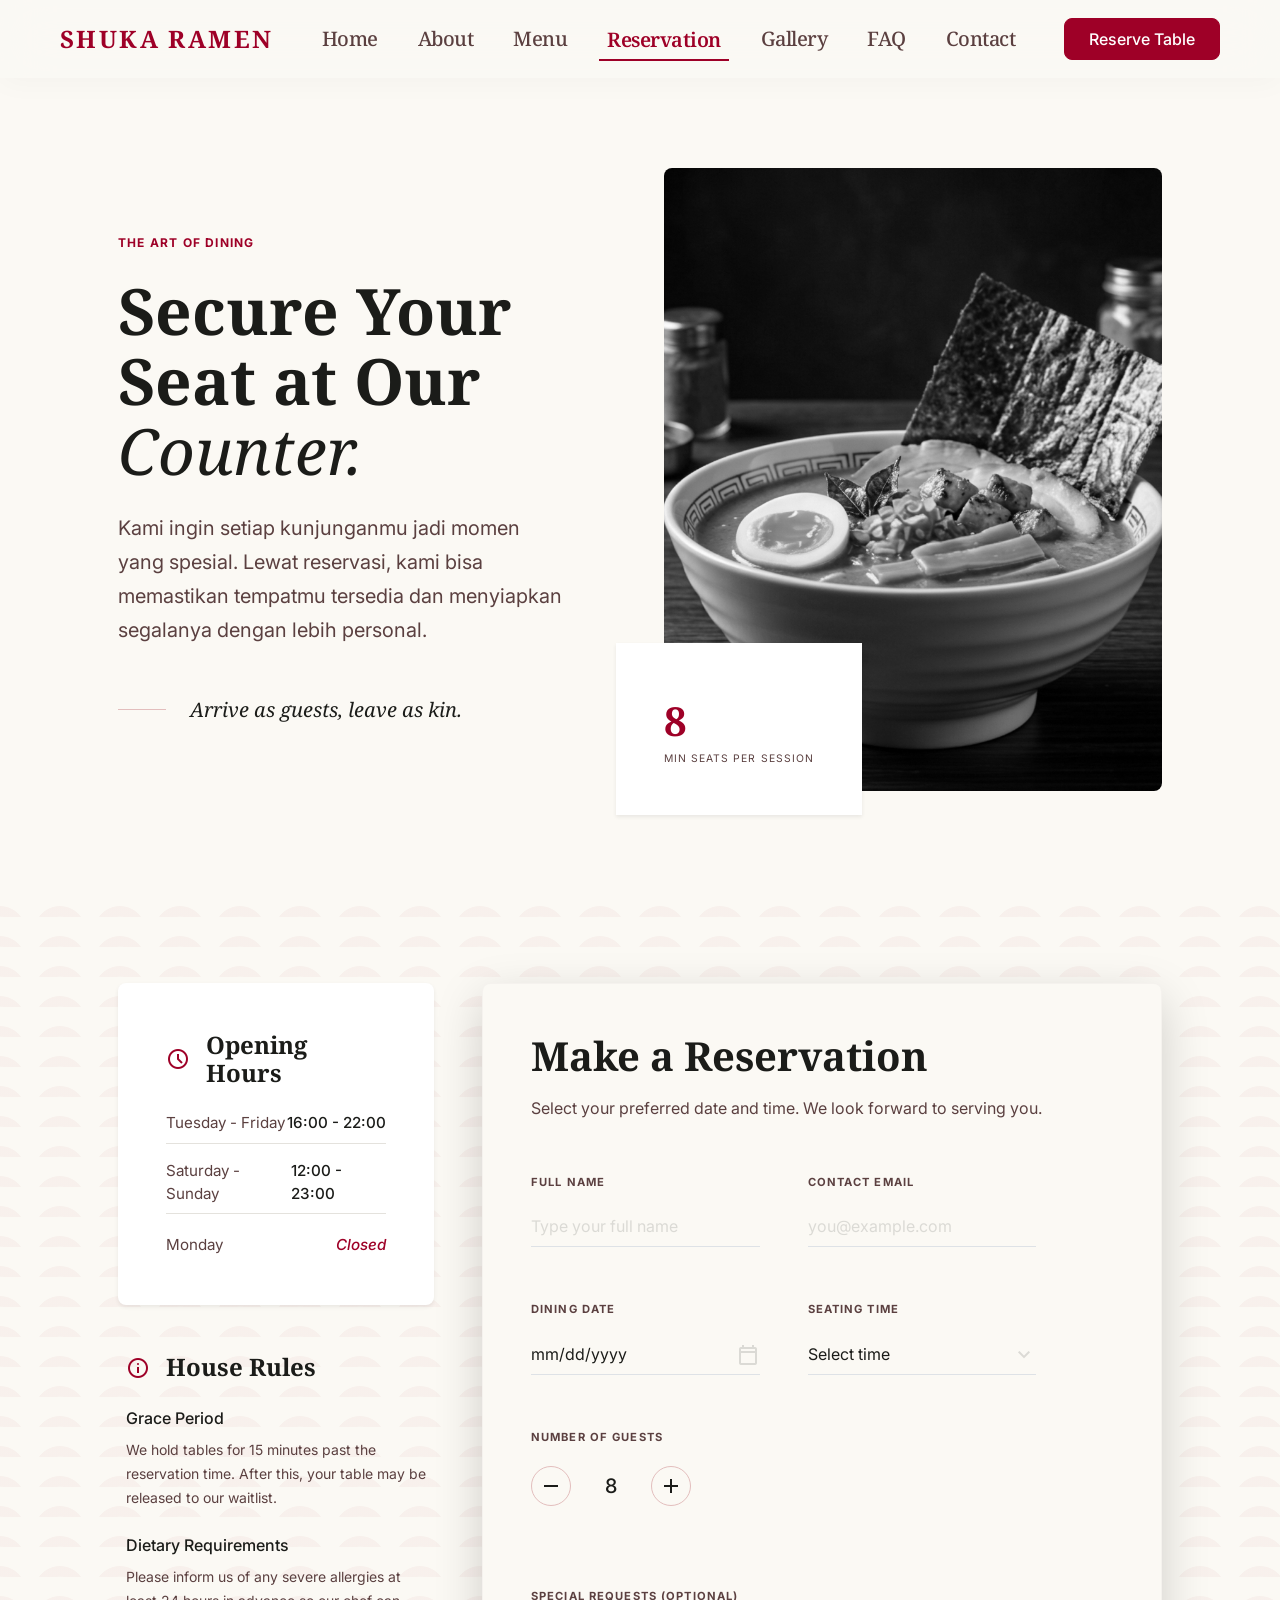
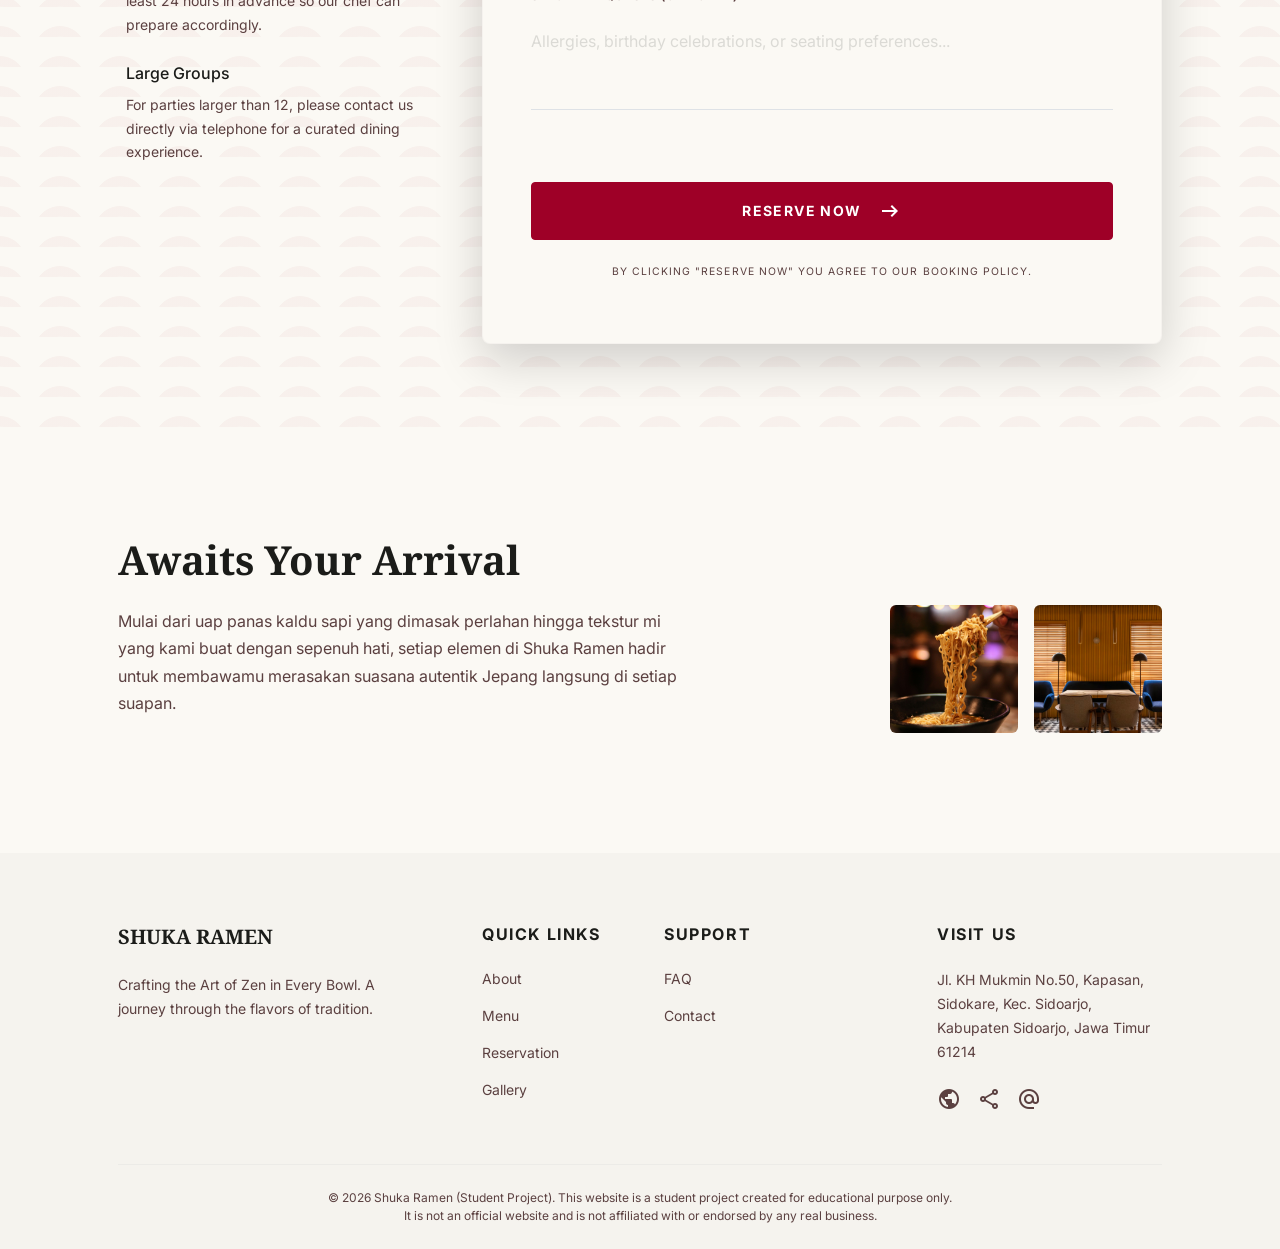
<file: reservation.html>
<!DOCTYPE html>
<html lang="en">
<head>
    <meta charset="utf-8">
    <meta name="viewport" content="width=device-width, initial-scale=1.0">
    <title>Reservation | Shuka Ramen</title>
    
    <link href="https://cdn.jsdelivr.net/npm/bootstrap@5.3.3/dist/css/bootstrap.min.css" rel="stylesheet">
    
    <!-- Fonts and Icons -->
    <link href="https://fonts.googleapis.com/css2?family=Inter:wght@300;400;500;600;700&family=Noto+Serif:wght@400;700;800&display=swap" rel="stylesheet">
    <link href="https://fonts.googleapis.com/css2?family=Material+Symbols+Outlined:wght,FILL@100..700,0..1&display=swap" rel="stylesheet">
    <link rel="stylesheet" href="assets/css/style.css">
</head>
<body class="d-flex flex-column min-vh-100">
    <div id="navbar-placeholder"></div>
    <main class="pt-5 mt-5 flex-grow-1">
        <!-- Hero Section -->
        <section class="container px-4 px-md-5 py-5 mb-5 mt-4">
            <div class="row align-items-center g-5">
                <div class="col-md-6 order-2 order-md-1">
                    <span class="d-block text-primary fw-bold tracking-widest text-uppercase small mb-4" style="font-size: 0.75rem;">The Art of Dining</span>
                    <h1 class="font-headline fw-bold text-on-background mb-4" style="font-size: clamp(3rem, 5vw, 4.5rem); line-height: 1.1;">
                        Secure Your Seat at Our <span class="fst-italic fw-normal">Counter.</span>
                    </h1>
                    <p class="text-on-surface-variant fs-5 mb-5" style="max-width: 28rem; line-height: 1.7;">
                        Kami ingin setiap kunjunganmu jadi momen yang spesial. Lewat reservasi, kami bisa memastikan tempatmu tersedia dan menyiapkan segalanya dengan lebih personal.
                    <div class="d-flex align-items-center gap-4">
                        <div class="bg-outline-variant" style="height: 1px; width: 3rem;"></div>
                        <span class="font-headline fst-italic fs-5">Arrive as guests, leave as kin.</span>
                    </div>
                </div>
                <div class="col-md-6 order-1 order-md-2 position-relative">
                    <div class="overflow-hidden rounded-3" style="aspect-ratio: 4/5;">
                        <img src="assets/img/menu-page/creamy-curry.png" class="w-100 h-100 object-fit-cover img-grayscale-hover" alt="Creamy Curry">
                    </div>
                    <div class="position-absolute bg-surface-container-lowest p-4 p-lg-5 shadow-sm d-none d-lg-block" style="bottom: -1.5rem; left: -1.5rem;">
                        <p class="text-primary fs-1 font-headline fw-bold mb-0">8</p>
                        <p class="text-on-surface-variant text-uppercase tracking-widest mb-0" style="font-size: 0.65rem;">Min seats per session</p>
                    </div>
                </div>
            </div>
        </section>

        <!-- Reservation & Info Grid -->
        <section class="bg-surface-container-low py-5 seigaiha-pattern">
            <div class="container px-4 px-md-5 py-5">
                <div class="row g-5">

                    <div class="col-lg-4 d-flex flex-column gap-5">
                        <div class="bg-surface-container-lowest p-4 p-md-5 rounded-3 shadow-sm">
                            <h3 class="font-headline fs-4 fw-bold mb-4 d-flex align-items-center gap-3">
                                <span class="material-symbols-outlined text-primary">schedule</span>
                                Opening Hours
                            </h3>
                            <ul class="list-unstyled text-on-surface-variant d-flex flex-column gap-3 mb-0" style="font-size: 0.95rem;">
                                <li class="d-flex justify-content-between border-bottom pb-2" style="border-color: var(--color-surface-variant) !important;">
                                    <span>Tuesday - Friday</span>
                                    <span class="fw-medium text-on-surface">16:00 - 22:00</span>
                                </li>
                                <li class="d-flex justify-content-between border-bottom pb-2" style="border-color: var(--color-surface-variant) !important;">
                                    <span>Saturday - Sunday</span>
                                    <span class="fw-medium text-on-surface">12:00 - 23:00</span>
                                </li>
                                <li class="d-flex justify-content-between pt-1">
                                    <span>Monday</span>
                                    <span class="text-primary fw-medium fst-italic">Closed</span>
                                </li>
                            </ul>
                        </div>
                        <div class="px-2">
                            <h3 class="font-headline fs-4 fw-bold mb-4 d-flex align-items-center gap-3">
                                <span class="material-symbols-outlined text-primary">info</span>
                                House Rules
                            </h3>
                            <div class="d-flex flex-column gap-4">
                                <div>
                                    <p class="fw-medium text-on-surface mb-2">Grace Period</p>
                                    <p class="text-on-surface-variant mb-0" style="font-size: 0.875rem; line-height: 1.7;">We hold tables for 15 minutes past the reservation time. After this, your table may be released to our waitlist.</p>
                                </div>
                                <div>
                                    <p class="fw-medium text-on-surface mb-2">Dietary Requirements</p>
                                    <p class="text-on-surface-variant mb-0" style="font-size: 0.875rem; line-height: 1.7;">Please inform us of any severe allergies at least 24 hours in advance so our chef can prepare accordingly.</p>
                                </div>
                                <div>
                                    <p class="fw-medium text-on-surface mb-2">Large Groups</p>
                                    <p class="text-on-surface-variant mb-0" style="font-size: 0.875rem; line-height: 1.7;">For parties larger than 12, please contact us directly via telephone for a curated dining experience.</p>
                                </div>
                            </div>
                        </div>
                    </div>

                    <div class="col-lg-8">
                        <div class="bg-surface p-4 p-md-5 p-xl-5 rounded-3 border shadow-lg" style="border-color: rgba(228, 226, 221, 0.3) !important;">
                            <div class="mb-5">
                                <h2 class="font-headline display-6 fw-bold mb-3">Make a Reservation</h2>
                                <p class="text-on-surface-variant">Select your preferred date and time. We look forward to serving you.</p>
                            </div>
                            <form id="reservation-form" class="row column-gap-4 row-gap-5">
                                <div class="col-md-5">
                                    <label class="form-label fw-bold text-uppercase tracking-widest text-on-surface-variant mb-3" style="font-size: 0.7rem;">Full Name</label>
                                    <input type="text" id="input-name" class="form-control bg-transparent border-0 border-bottom rounded-0 py-2 px-0 shadow-none input-underline text-on-surface placeholder-dim" placeholder="Type your full name" style="border-color: var(--color-outline-variant);" required>
                                </div>
                                <div class="col-md-5">
                                    <label class="form-label fw-bold text-uppercase tracking-widest text-on-surface-variant mb-3" style="font-size: 0.7rem;">Contact Email</label>
                                    <input type="email" id="input-email" class="form-control bg-transparent border-0 border-bottom rounded-0 py-2 px-0 shadow-none input-underline text-on-surface placeholder-dim" placeholder="you@example.com" style="border-color: var(--color-outline-variant);" required>
                                </div>
                                <div class="col-md-5">
                                    <label class="form-label fw-bold text-uppercase tracking-widest text-on-surface-variant mb-3" style="font-size: 0.7rem;">Dining Date</label>
                                    <div class="position-relative">
                                        <input type="date" id="input-date" class="form-control appearance-none bg-transparent border-0 border-bottom rounded-0 py-2 px-0 shadow-none input-underline text-on-surface" style="border-color: var(--color-outline-variant);" required>
                                        <span class="material-symbols-outlined position-absolute end-0 top-50 translate-middle-y text-surface-dim pe-none" style="right: 0.5rem;">calendar_today</span>
                                    </div>
                                </div>
                                <div class="col-md-5">
                                    <label class="form-label fw-bold text-uppercase tracking-widest text-on-surface-variant mb-3" style="font-size: 0.7rem;">Seating Time</label>
                                    <div class="position-relative">
                                        <select id="input-time" class="form-control appearance-none bg-transparent border-0 border-bottom rounded-0 py-2 px-0 shadow-none input-underline text-on-surface" style="border-color: var(--color-outline-variant);" required>
                                            <option value="" disabled selected>Select time</option>
                                            <option>17:00</option>
                                            <option>17:30</option>
                                            <option>18:30</option>
                                            <option>19:30</option>
                                            <option>20:00</option>
                                            <option>20:30</option>
                                            <option>21:00</option>
                                        </select>
                                        <span class="material-symbols-outlined position-absolute end-0 top-50 translate-middle-y text-surface-dim pe-none" style="right: 0.5rem;">expand_more</span>
                                    </div>
                                </div>
                                <div class="col-md-5">
                                    <label class="form-label fw-bold text-uppercase tracking-widest text-on-surface-variant mb-3" style="font-size: 0.7rem;">Number of Guests</label>
                                    <div class="d-flex align-items-center gap-4 py-1">
                                        <button type="button" id="btn-decrease-guests" class="btn rounded-circle border d-flex align-items-center justify-content-center p-0 transition-colors hover-bg-low" style="width: 2.5rem; height: 2.5rem; border-color: var(--color-outline-variant) !important;">
                                            <span class="material-symbols-outlined small">remove</span>
                                        </button>
                                        <span id="guest-count-display" class="fs-5 fw-medium text-center" style="width: 2rem;">8</span>
                                        <input type="hidden" id="guest-count-input" name="guests" value="8">
                                        <button type="button" id="btn-increase-guests" class="btn rounded-circle border d-flex align-items-center justify-content-center p-0 transition-colors hover-bg-low" style="width: 2.5rem; height: 2.5rem; border-color: var(--color-outline-variant) !important;">
                                            <span class="material-symbols-outlined small">add</span>
                                        </button>
                                    </div>
                                </div>
                                <div class="col-12 mt-4">
                                    <label class="form-label fw-bold text-uppercase tracking-widest text-on-surface-variant mb-3" style="font-size: 0.7rem;">Special Requests (Optional)</label>
                                    <textarea id="input-requests" class="form-control bg-transparent border-0 border-bottom rounded-0 py-2 px-0 shadow-none input-underline text-on-surface placeholder-dim" rows="3" placeholder="Allergies, birthday celebrations, or seating preferences..." style="border-color: var(--color-outline-variant); resize: none;"></textarea>
                                </div>
                                <div class="col-12 pt-4">
                                    <button type="button" id="btn-reserve-now" class="btn btn-primary w-100 py-3 rounded-1 fw-bold text-uppercase tracking-widest d-flex align-items-center justify-content-center gap-3 transition-all" style="font-size: 0.875rem;">
                                        Reserve Now
                                        <span class="material-symbols-outlined">arrow_right_alt</span>
                                    </button>
                                    <p class="text-center text-on-surface-variant mt-4 text-uppercase tracking-widest" style="font-size: 0.65rem;">By clicking "Reserve Now" you agree to our booking policy.</p>
                                </div>
                            </form>
                        </div>
                    </div>
                </div>
            </div>
        </section>

        <!-- Signature Experience Preview -->
        <section class="py-5 my-5">
            <div class="container px-4 px-md-5">
                <div class="d-flex flex-column flex-md-row gap-5 align-items-md-end mb-4">
                    <div class="flex-grow-1">
                        <h2 class="font-headline display-6 fw-bold mb-4">Awaits Your Arrival</h2>
                        <p class="text-on-surface-variant" style="max-width: 36rem; line-height: 1.7;">Mulai dari uap panas kaldu sapi yang dimasak perlahan hingga tekstur mi yang kami buat dengan sepenuh hati, setiap elemen di Shuka Ramen hadir untuk membawamu merasakan suasana autentik Jepang langsung di setiap suapan.</p>
                    </div>
                    <div class="d-flex gap-3">
                        <div class="overflow-hidden rounded-2" style="width: 8rem; height: 8rem;">
                            <img src="assets/img/ramen-with-chopsticks.jpg" class="w-100 h-100 object-fit-cover" alt="Ramen with chopsticks">
                        </div>
                        <div class="overflow-hidden rounded-2" style="width: 8rem; height: 8rem;">
                            <img src="assets/img/gallery-page/place2.png" class="w-100 h-100 object-fit-cover" alt="Restaurant interior">
                        </div>
                    </div>
                </div>
            </div>
        </section>
    </main>

    <!-- Confirmation Modal -->
    <div class="modal fade" id="confirmationModal" tabindex="-1" aria-labelledby="confirmationModalLabel" aria-hidden="true">
        <div class="modal-dialog modal-dialog-centered modal-lg">
            <div class="modal-content border-0 shadow-lg rounded-4 overflow-hidden bg-surface">
                <div class="modal-body p-4 p-sm-5">
                    <h2 class="font-headline fs-3 fw-bold mb-4 text-on-surface" id="confirmationModalLabel">Confirm Your Reservation</h2>
                    
                    <div class="mb-5">
                        <div class="row g-4 mb-5" style="font-size: 0.875rem;">
                            <div class="col-6 border-bottom pb-3" style="border-color: rgba(228, 226, 221, 0.5) !important;">
                                <p class="text-uppercase tracking-widest text-on-surface-variant fw-bold mb-1" style="font-size: 0.65rem;">Full Name</p>
                                <p id="confirm-name" class="text-on-surface fw-medium mb-0">-</p>
                            </div>
                            <div class="col-6 border-bottom pb-3" style="border-color: rgba(228, 226, 221, 0.5) !important;">
                                <p class="text-uppercase tracking-widest text-on-surface-variant fw-bold mb-1" style="font-size: 0.65rem;">Contact Email</p>
                                <p id="confirm-email" class="text-on-surface fw-medium mb-0">-</p>
                            </div>
                            <div class="col-6 border-bottom pb-3" style="border-color: rgba(228, 226, 221, 0.5) !important;">
                                <p class="text-uppercase tracking-widest text-on-surface-variant fw-bold mb-1" style="font-size: 0.65rem;">Date</p>
                                <p id="confirm-date" class="text-on-surface fw-medium mb-0">-</p>
                            </div>
                            <div class="col-6 border-bottom pb-3" style="border-color: rgba(228, 226, 221, 0.5) !important;">
                                <p class="text-uppercase tracking-widest text-on-surface-variant fw-bold mb-1" style="font-size: 0.65rem;">Time</p>
                                <p id="confirm-time" class="text-on-surface fw-medium mb-0">-</p>
                            </div>
                            <div class="col-6 border-bottom pb-3" style="border-color: rgba(228, 226, 221, 0.5) !important;">
                                <p class="text-uppercase tracking-widest text-on-surface-variant fw-bold mb-1" style="font-size: 0.65rem;">Guests</p>
                                <p id="confirm-guests" class="text-on-surface fw-medium mb-0">-</p>
                            </div>
                            <div class="col-12 border-bottom pb-3" style="border-color: rgba(228, 226, 221, 0.5) !important;">
                                <p class="text-uppercase tracking-widest text-on-surface-variant fw-bold mb-1" style="font-size: 0.65rem;">Special Requests</p>
                                <p id="confirm-requests" class="text-on-surface fw-medium mb-0">-</p>
                            </div>
                        </div>
                        <div class="bg-surface-container-low border border-dashed rounded-3 p-4 d-flex flex-column align-items-center justify-content-center gap-3 mb-4" style="border-color: var(--color-outline-variant) !important;">
                            <div class="bg-surface-container-lowest border d-flex align-items-center justify-content-center rounded-2" style="width: 8rem; height: 8rem; border-color: var(--color-outline-variant) !important; opacity: 0.8;">
                                <span class="material-symbols-outlined text-surface-dim" style="font-size: 2.5rem;">qr_code_2</span>
                            </div>
                            <p class="text-uppercase tracking-widest text-on-surface-variant mb-0" style="font-size: 0.65rem;">Reservation ID: SHK-9821</p>
                        </div>
                        <div class="p-3 rounded-2 border d-flex gap-3" style="background-color: #fdf2f2; border-color: rgba(248, 215, 218, 0.5) !important;">
                            <span class="material-symbols-outlined text-primary mt-1">warning</span>
                            <p class="mb-0 text-on-surface-variant" style="font-size: 0.875rem; line-height: 1.6;">
                                Please confirm your reservation carefully. Cancellations made less than 24 hours before the scheduled time may incur a charge.
                            </p>
                        </div>
                    </div>

                    <div class="d-flex flex-column flex-sm-row gap-3">
                        <button type="button" class="btn btn-primary flex-grow-1 py-3 rounded-2 fw-bold text-uppercase tracking-widest transition-all" style="font-size: 0.75rem;" data-bs-dismiss="modal">
                            Confirm Reservation
                        </button>
                        <button type="button" class="btn border flex-grow-1 py-3 rounded-2 fw-bold text-uppercase tracking-widest text-on-surface-variant hover-bg-surface-variant transition-all" style="font-size: 0.75rem; border-color: var(--color-outline-variant) !important;" data-bs-dismiss="modal">
                            Cancel
                        </button>
                    </div>
                </div>
            </div>
        </div>
    </div>

    <div id="footer-placeholder"></div>
    
    <script src="https://cdn.jsdelivr.net/npm/bootstrap@5.3.3/dist/js/bootstrap.bundle.min.js"></script>
    <script src="assets/js/main.js"></script>
</body>
</html>
</file>
<file: assets/css/style.css>
:root {
    --bs-primary: #9e0027;
    --bs-primary-hover: #c41e3a;
    --bs-body-font-family: 'Inter', sans-serif;
    --font-headline: 'Noto Serif', serif;
    
    --bs-body-bg: #fbf9f4;
    --bs-body-color: #1b1c19;
    
    --color-surface-container-lowest: #ffffff;
    --color-surface-container-low: #f5f3ee;
    --color-surface-container: #f0eee9;
    --color-surface-container-high: #eae8e3;
    --color-surface-container-highest: #e4e2dd;
    
    --color-surface-variant: #e4e2dd;
    --color-surface-dim: #dbdad5;
    --color-on-surface-variant: #5b4040;
    
    --color-secondary: #5f5e5e;
    --color-secondary-fixed-dim: #c8c6c5;
    --color-secondary-container: #e2dfde;
    --color-on-secondary-container: #636262;
    
    --color-primary-container: #c41e3a;
    --color-primary-fixed: #ffdad9;
    --color-on-primary-fixed: #40000a;
    --color-outline-variant: #e3bebd;
}

body {
    background-color: var(--bs-body-bg);
    color: var(--bs-body-color);
    font-family: var(--bs-body-font-family);
}

::selection {
    background-color: var(--color-primary-fixed);
    color: var(--color-on-primary-fixed);
}

.font-headline {
    font-family: var(--font-headline);
}

.font-body {
    font-family: var(--bs-body-font-family);
}

.text-primary { color: var(--bs-primary) !important; }
.bg-primary { background-color: var(--bs-primary) !important; }
.text-on-primary { color: #ffffff !important; }
.text-secondary { color: var(--color-secondary) !important; }

.btn-primary { 
    background-color: var(--bs-primary); 
    border-color: var(--bs-primary); 
    color: #ffffff;
}
.btn-primary:hover, .btn-primary:active { 
    background-color: var(--bs-primary-hover) !important; 
    border-color: var(--bs-primary-hover) !important; 
}

.bg-surface-container-lowest { background-color: var(--color-surface-container-lowest); }
.bg-surface-container-low { background-color: var(--color-surface-container-low); }
.bg-surface-container { background-color: var(--color-surface-container); }
.bg-surface-container-high { background-color: var(--color-surface-container-high); }
.bg-surface-container-highest { background-color: var(--color-surface-container-highest); }
.bg-surface { background-color: var(--bs-body-bg); }

.bg-outline-variant { background-color: var(--color-outline-variant); }
.text-on-surface-variant { color: var(--color-on-surface-variant); }
.text-surface-dim { color: var(--color-surface-dim); }
.text-on-surface { color: var(--bs-body-color); }

.material-symbols-outlined {
    font-variation-settings: 'FILL' 0, 'wght' 400, 'GRAD' 0, 'opsz' 24;
    vertical-align: middle;
}

/* Utility classes */
.tracking-tight { letter-spacing: -0.025em; }
.tracking-widest { letter-spacing: 0.1em; }
.transition-all { transition: all 0.3s ease; }
.transition-transform { transition: transform 0.3s ease; }
.transition-colors { transition: background-color 0.3s ease, color 0.3s ease, border-color 0.3s ease; }
.cursor-pointer { cursor: pointer; }

/* Interactive Utilities */
.opacity-75-hover:hover { opacity: 0.75; }
.hover-text-primary:hover { color: var(--bs-primary) !important; }
.hover-border:hover { border-color: rgba(227, 190, 189, 0.4) !important; }
.hover-shadow-md:hover { box-shadow: 0 4px 15px rgba(0, 0, 0, 0.05); border-color: transparent !important; }
.hover-bg-surface-variant:hover { background-color: rgba(228, 226, 221, 0.2); }
.border-dashed { border-style: dashed !important; }

/* Navigation Custom Links (Handled by JS active logic) */
.nav-link-custom {
    color: var(--color-on-surface-variant) !important;
    font-weight: 500;
    transition: color 0.3s ease;
}
.nav-link-custom:hover {
    color: var(--bs-primary) !important;
}
.nav-link-active, .nav-link-custom.active {
    color: var(--bs-primary) !important;
    font-weight: 600;
    border-bottom: 2px solid var(--bs-primary);
    padding-bottom: 0.25rem;
}

.text-decoration-underline-hover:hover {
    text-decoration: underline !important;
    text-underline-offset: 4px;
}

/* Animations */
.group:hover .group-hover-translate-x { transform: translateX(0.25rem); }
.group:hover .group-hover-rotate-90 { transform: rotate(90deg); }
.group-arrow:hover .arrow-move { transform: translateX(4px); }

.rotate-180 { transform: rotate(180deg); }

/* Custom Layout Patterns */
.shoji-screen {
    background-image: linear-gradient(to right, rgba(227, 190, 189, 0.1) 1px, transparent 1px),
                      linear-gradient(to bottom, rgba(227, 190, 189, 0.1) 1px, transparent 1px);
    background-size: 40px 40px;
}

.seigaiha-pattern {
    background-color: transparent;
    background-image: radial-gradient(circle at 100% 150%, transparent 20%, rgba(227, 190, 189, 0.15) 21%, rgba(227, 190, 189, 0.15) 34%, transparent 35%, transparent),
                      radial-gradient(circle at 0% 150%, transparent 20%, rgba(227, 190, 189, 0.15) 21%, rgba(227, 190, 189, 0.15) 34%, transparent 35%, transparent);
    background-size: 60px 30px;
}

/* Gallery Bento Grid */
.bento-grid {
    display: grid;
    grid-template-columns: repeat(12, 1fr);
    grid-auto-rows: 250px;
    gap: 1.5rem;
}
@media (max-width: 991.98px) {
    .bento-grid {
        grid-template-columns: 1fr;
        grid-auto-rows: 300px;
    }
}
.bento-item-1 { grid-column: span 8; grid-row: span 2; }
.bento-item-2 { grid-column: span 4; grid-row: span 1; }
.bento-item-3 { grid-column: span 4; grid-row: span 1; }
.bento-item-4 { grid-column: span 6; grid-row: span 2; }
.bento-item-5 { grid-column: span 6; grid-row: span 1; }
.bento-item-6 { grid-column: span 6; grid-row: span 1; }
@media (max-width: 991.98px) {
    .bento-item-1, .bento-item-2, .bento-item-3, .bento-item-4, .bento-item-5, .bento-item-6 {
        grid-column: span 1;
        grid-row: span 1;
    }
}

/* Images & Hover Effects */
.img-grayscale-hover {
    filter: grayscale(100%);
    transition: all 0.8s ease;
}
.img-grayscale-hover:hover {
    filter: grayscale(0%);
}

.img-scale-hover {
    transition: transform 1s ease;
}
.group:hover .img-scale-hover {
    transform: scale(1.05);
}

.placeholder-dim::placeholder {
    color: var(--color-surface-dim) !important;
    opacity: 1;
}

.input-underline:focus {
    outline: none;
    box-shadow: none;
    border-color: var(--bs-primary) !important;
}

/* Custom Checkbox */
.custom-checkbox {
    width: 1.25rem;
    height: 1.25rem;
    background-color: transparent;
    border: 1px solid var(--color-outline-variant);
    appearance: none;
    -webkit-appearance: none;
    outline: none;
    cursor: pointer;
    transition: all 0.2s ease;
}
.custom-checkbox:checked {
    background-color: var(--bs-primary);
    border-color: var(--bs-primary);
    position: relative;
}
.custom-checkbox:checked::after {
    content: '';
    position: absolute;
    left: 6px;
    top: 2px;
    width: 5px;
    height: 10px;
    border: solid white;
    border-width: 0 2px 2px 0;
    transform: rotate(45deg);
}

/* FAQ Layout Specific */
.w-lg-33 { width: 100%; }
.w-lg-66 { width: 100%; }
@media (min-width: 992px) {
    .w-lg-33 { width: 33.333333%; }
    .w-lg-66 { width: 66.666667%; }
}

.hover-border:hover { border-color: rgba(227, 190, 189, 0.4) !important; }
.hover-shadow-md:hover { box-shadow: 0 4px 15px rgba(0, 0, 0, 0.05); border-color: transparent !important; }

.group-hover-rotate-90 { transition: transform 0.3s ease; }
.group:hover .group-hover-rotate-90 { transform: rotate(90deg); }
.rotate-180 { transform: rotate(180deg); }

.hover-bg-surface-variant:hover { background-color: rgba(228, 226, 221, 0.2); }

/* Reservation Specific */
.appearance-none {
    appearance: none;
    -webkit-appearance: none;
    -moz-appearance: none;
    background-image: none !important;
}

input[type="date"]::-webkit-calendar-picker-indicator {
    background: transparent;
    bottom: 0;
    color: transparent;
    cursor: pointer;
    height: auto;
    left: 0;
    position: absolute;
    right: 0;
    top: 0;
    width: auto;
}

/* Gallery Specific Layout */
.bento-grid {
    display: grid;
    grid-template-columns: repeat(1, 1fr);
    gap: 1.5rem;
}
@media (min-width: 768px) {
    .bento-grid {
        grid-template-columns: repeat(12, 1fr);
        grid-auto-rows: 300px;
    }
    .bento-large { grid-column: span 8; grid-row: span 2; }
    .bento-portrait { grid-column: span 4; grid-row: span 2; }
    .bento-landscape { grid-column: span 6; grid-row: span 1; }
    .bento-square-1 { grid-column: span 3; grid-row: span 1; }
    .bento-square-2 { grid-column: span 3; grid-row: span 1; }
}

.bg-overlay {
    background: linear-gradient(to top, rgba(27, 28, 25, 0.6), transparent);
}

.group-hover-opacity { transition: opacity 0.5s ease; }
.group:hover .group-hover-opacity { opacity: 1; }
.group:hover .transition-transform { transform: scale(1.1); }

.img-grayscale-hover {
    filter: grayscale(100%);
    transition: all 1s ease;
}
.img-grayscale-hover:hover {
    filter: grayscale(0%);
}

.group-arrow:hover .arrow-move { transform: translateX(4px); }
.group-line:hover .line-expand { width: 5rem !important; }
.img-scale-hover:hover { transform: scale(1.05); transition: transform 0.5s ease; }

.shoji-screen {
    background-image: linear-gradient(to right, rgba(227, 190, 189, 0.1) 1px, transparent 1px),
                      linear-gradient(to bottom, rgba(227, 190, 189, 0.1) 1px, transparent 1px);
    background-size: 40px 40px;
}
.text-secondary { color: #5f5e5e !important; }

/* About Us Gallery Specific */
.grid-gallery {
    display: grid;
    grid-template-columns: repeat(2, 1fr);
    grid-template-rows: repeat(2, 1fr);
}
@media (min-width: 768px) {
    .grid-gallery {
        grid-template-columns: repeat(4, 1fr);
    }
}
.gallery-main { grid-column: span 2; grid-row: span 2; }
.gallery-item-1 { grid-column: span 1; grid-row: span 1; }
.gallery-item-2 { grid-column: span 1; grid-row: span 2; }
.gallery-item-3 { grid-column: span 1; grid-row: span 1; }

.cursor-pointer { cursor: pointer; }
.text-decoration-underline-hover:hover {
    text-decoration: underline !important;
    text-underline-offset: 4px;
}

.hover-translate-y { transition: transform 0.3s ease; }
.hover-translate-y:hover { transform: translateY(-4px); }
.hover-opacity-90 { transition: opacity 0.3s ease; }
.hover-opacity-90:hover { opacity: 0.9; }
</file>
